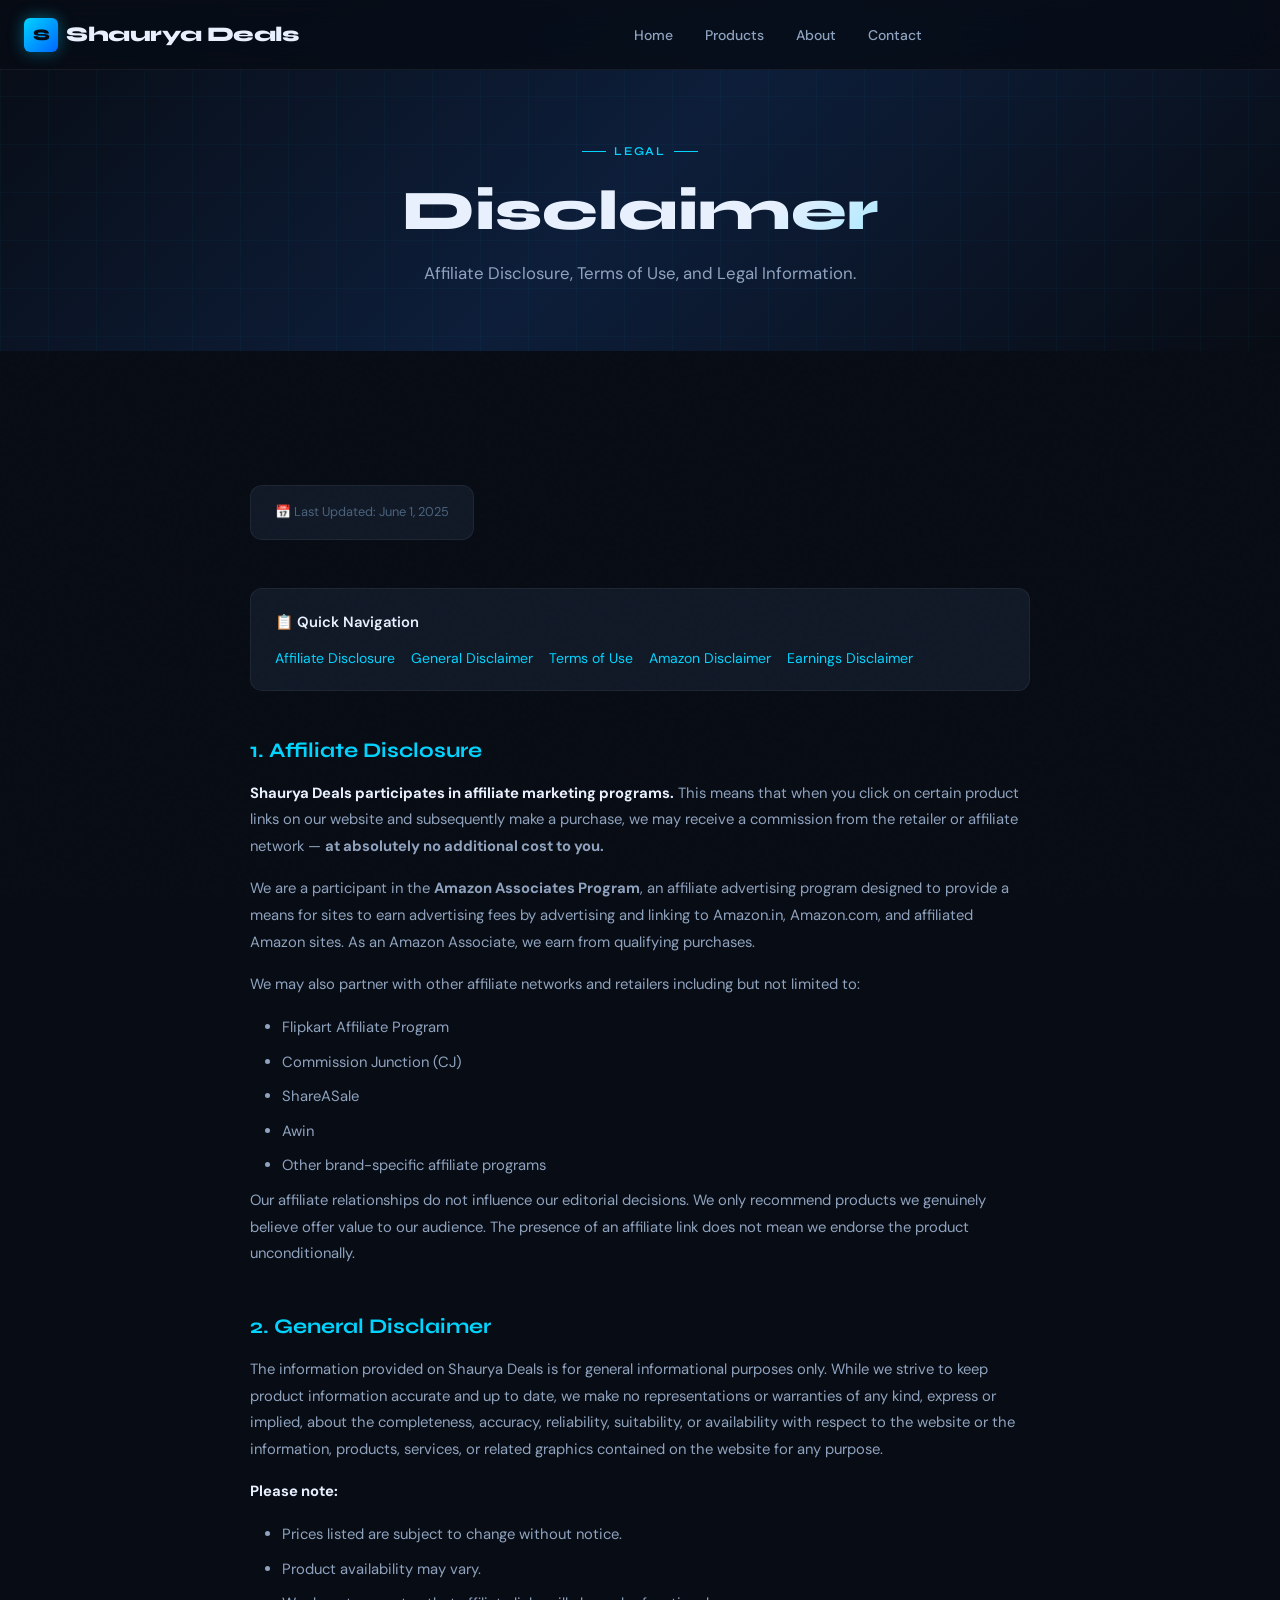
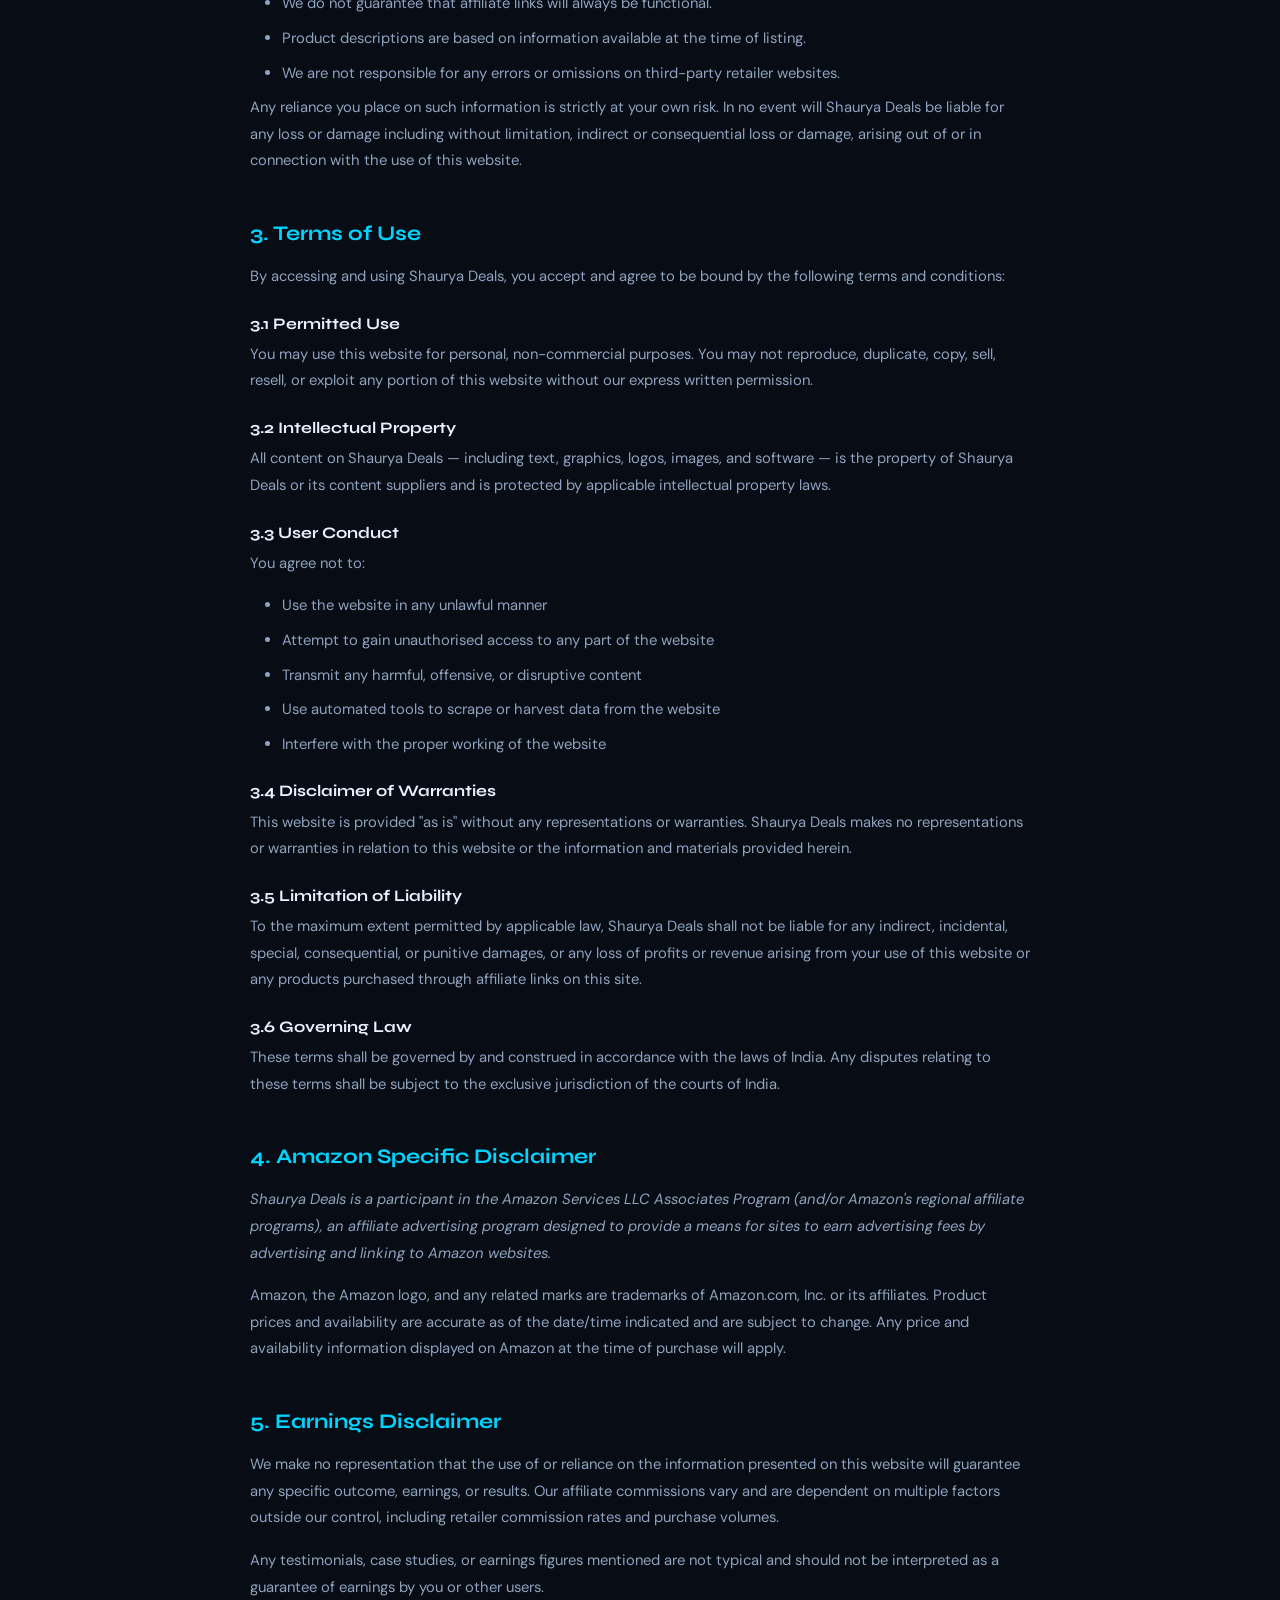
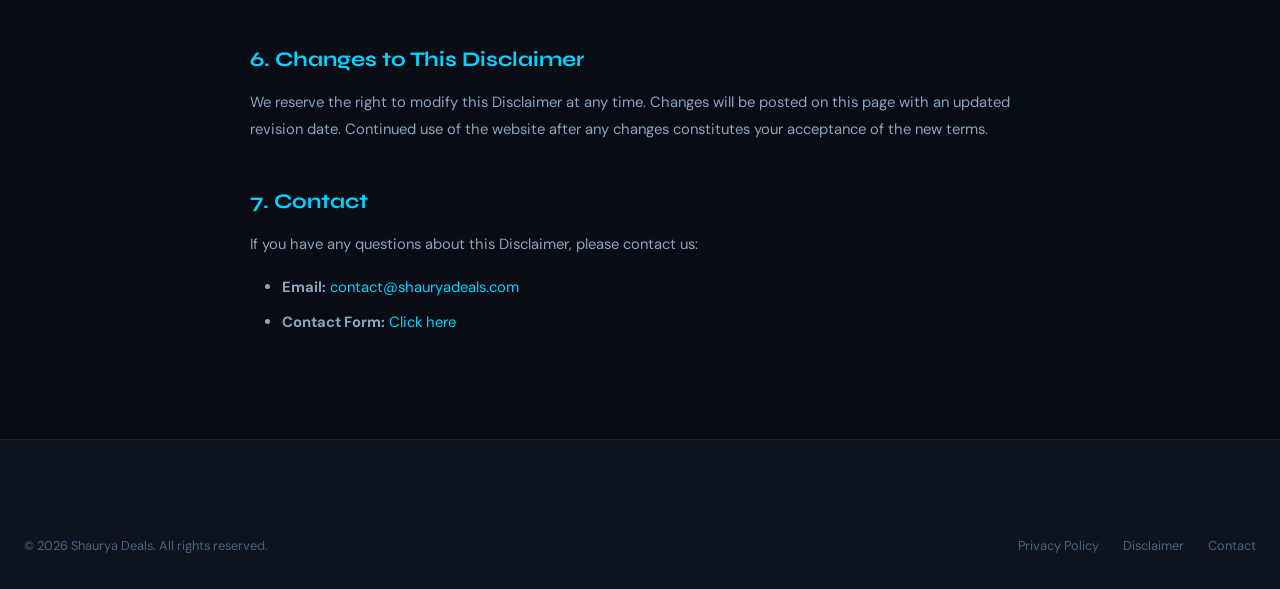
<file: disclaimer.html>
<!DOCTYPE html>
<html lang="en">
<head>
  <meta charset="UTF-8" />
  <meta name="viewport" content="width=device-width, initial-scale=1.0" />
  <title>Disclaimer & Affiliate Disclosure — Shaurya Deals</title>
  <meta name="description" content="Read the Shaurya Deals Disclaimer, Affiliate Disclosure, and Terms of Use." />
  <meta name="robots" content="index, follow" />
  <link rel="canonical" href="https://shauryababuu.github.io/Shaurya-Deals/disclaimer.html" />
  <link rel="stylesheet" href="style.css" />
  <link rel="icon" type="image/svg+xml" href="data:image/svg+xml,<svg xmlns='http://www.w3.org/2000/svg' viewBox='0 0 100 100'><text y='.9em' font-size='90'>⚡</text></svg>" />
</head>
<body>

<nav class="navbar" id="navbar">
  <div class="container">
    <a href="index.html" class="nav-logo"><div class="logo-icon">S</div>Shaurya Deals</a>
    <ul class="nav-links">
      <li><a href="index.html"    class="nav-link">Home</a></li>
      <li><a href="products.html" class="nav-link">Products</a></li>
      <li><a href="about.html"    class="nav-link">About</a></li>
      <li><a href="contact.html"  class="nav-link">Contact</a></li>
    </ul>
    <div class="nav-actions">
      <button class="nav-hamburger" id="nav-hamburger" aria-label="Toggle menu" aria-expanded="false">
        <span></span><span></span><span></span>
      </button>
    </div>
  </div>
</nav>
<div class="nav-mobile" id="nav-mobile">
  <a href="index.html"    class="nav-link">🏠 Home</a>
  <a href="products.html" class="nav-link">🛍️ Products</a>
  <a href="about.html"    class="nav-link">ℹ️ About</a>
  <a href="contact.html"  class="nav-link">📬 Contact</a>
</div>

<header class="page-header">
  <div class="container page-header-content">
    <div class="section-label">Legal</div>
    <h1 class="page-title">Disclaimer</h1>
    <p class="page-subtitle">Affiliate Disclosure, Terms of Use, and Legal Information.</p>
  </div>
</header>

<main class="legal-page">
  <div class="container">
    <div class="legal-content">

      <span class="legal-last-updated">📅 Last Updated: June 1, 2025</span>

      <!-- Quick Navigation -->
      <div style="background:var(--bg-card);border:1px solid var(--border-card);border-radius:var(--radius-md);padding:1.25rem 1.5rem;margin-bottom:2rem">
        <p style="font-weight:600;color:var(--text-primary);margin-bottom:.75rem">📋 Quick Navigation</p>
        <div style="display:flex;gap:1rem;flex-wrap:wrap">
          <a href="#affiliate" style="font-size:.875rem">Affiliate Disclosure</a>
          <a href="#disclaimer" style="font-size:.875rem">General Disclaimer</a>
          <a href="#terms" style="font-size:.875rem">Terms of Use</a>
          <a href="#amazon" style="font-size:.875rem">Amazon Disclaimer</a>
          <a href="#earnings" style="font-size:.875rem">Earnings Disclaimer</a>
        </div>
      </div>

      <!-- Affiliate Disclosure -->
      <h2 id="affiliate">1. Affiliate Disclosure</h2>
      <p>
        <strong style="color:var(--text-primary)">Shaurya Deals participates in affiliate marketing programs.</strong>
        This means that when you click on certain product links on our website and subsequently make a purchase,
        we may receive a commission from the retailer or affiliate network — <strong>at absolutely no additional cost to you.</strong>
      </p>
      <p>
        We are a participant in the <strong>Amazon Associates Program</strong>, an affiliate advertising program
        designed to provide a means for sites to earn advertising fees by advertising and linking to Amazon.in,
        Amazon.com, and affiliated Amazon sites. As an Amazon Associate, we earn from qualifying purchases.
      </p>
      <p>We may also partner with other affiliate networks and retailers including but not limited to:</p>
      <ul>
        <li>Flipkart Affiliate Program</li>
        <li>Commission Junction (CJ)</li>
        <li>ShareASale</li>
        <li>Awin</li>
        <li>Other brand-specific affiliate programs</li>
      </ul>
      <p>
        Our affiliate relationships do not influence our editorial decisions. We only recommend products we
        genuinely believe offer value to our audience. The presence of an affiliate link does not mean we
        endorse the product unconditionally.
      </p>

      <!-- General Disclaimer -->
      <h2 id="disclaimer">2. General Disclaimer</h2>
      <p>
        The information provided on Shaurya Deals is for general informational purposes only. While we strive
        to keep product information accurate and up to date, we make no representations or warranties of any
        kind, express or implied, about the completeness, accuracy, reliability, suitability, or availability
        with respect to the website or the information, products, services, or related graphics contained on
        the website for any purpose.
      </p>
      <p><strong style="color:var(--text-primary)">Please note:</strong></p>
      <ul>
        <li>Prices listed are subject to change without notice.</li>
        <li>Product availability may vary.</li>
        <li>We do not guarantee that affiliate links will always be functional.</li>
        <li>Product descriptions are based on information available at the time of listing.</li>
        <li>We are not responsible for any errors or omissions on third-party retailer websites.</li>
      </ul>
      <p>
        Any reliance you place on such information is strictly at your own risk. In no event will Shaurya Deals
        be liable for any loss or damage including without limitation, indirect or consequential loss or damage,
        arising out of or in connection with the use of this website.
      </p>

      <!-- Terms of Use -->
      <h2 id="terms">3. Terms of Use</h2>
      <p>
        By accessing and using Shaurya Deals, you accept and agree to be bound by the following terms and conditions:
      </p>

      <h3>3.1 Permitted Use</h3>
      <p>
        You may use this website for personal, non-commercial purposes. You may not reproduce, duplicate, copy,
        sell, resell, or exploit any portion of this website without our express written permission.
      </p>

      <h3>3.2 Intellectual Property</h3>
      <p>
        All content on Shaurya Deals — including text, graphics, logos, images, and software — is the property
        of Shaurya Deals or its content suppliers and is protected by applicable intellectual property laws.
      </p>

      <h3>3.3 User Conduct</h3>
      <p>You agree not to:</p>
      <ul>
        <li>Use the website in any unlawful manner</li>
        <li>Attempt to gain unauthorised access to any part of the website</li>
        <li>Transmit any harmful, offensive, or disruptive content</li>
        <li>Use automated tools to scrape or harvest data from the website</li>
        <li>Interfere with the proper working of the website</li>
      </ul>

      <h3>3.4 Disclaimer of Warranties</h3>
      <p>
        This website is provided "as is" without any representations or warranties. Shaurya Deals makes no
        representations or warranties in relation to this website or the information and materials provided herein.
      </p>

      <h3>3.5 Limitation of Liability</h3>
      <p>
        To the maximum extent permitted by applicable law, Shaurya Deals shall not be liable for any indirect,
        incidental, special, consequential, or punitive damages, or any loss of profits or revenue arising
        from your use of this website or any products purchased through affiliate links on this site.
      </p>

      <h3>3.6 Governing Law</h3>
      <p>
        These terms shall be governed by and construed in accordance with the laws of India. Any disputes
        relating to these terms shall be subject to the exclusive jurisdiction of the courts of India.
      </p>

      <!-- Amazon Specific -->
      <h2 id="amazon">4. Amazon Specific Disclaimer</h2>
      <p>
        <em>Shaurya Deals is a participant in the Amazon Services LLC Associates Program (and/or Amazon's
        regional affiliate programs), an affiliate advertising program designed to provide a means for sites
        to earn advertising fees by advertising and linking to Amazon websites.</em>
      </p>
      <p>
        Amazon, the Amazon logo, and any related marks are trademarks of Amazon.com, Inc. or its affiliates.
        Product prices and availability are accurate as of the date/time indicated and are subject to change.
        Any price and availability information displayed on Amazon at the time of purchase will apply.
      </p>

      <!-- Earnings Disclaimer -->
      <h2 id="earnings">5. Earnings Disclaimer</h2>
      <p>
        We make no representation that the use of or reliance on the information presented on this website
        will guarantee any specific outcome, earnings, or results. Our affiliate commissions vary and are
        dependent on multiple factors outside our control, including retailer commission rates and purchase volumes.
      </p>
      <p>
        Any testimonials, case studies, or earnings figures mentioned are not typical and should not be
        interpreted as a guarantee of earnings by you or other users.
      </p>

      <!-- Changes -->
      <h2>6. Changes to This Disclaimer</h2>
      <p>
        We reserve the right to modify this Disclaimer at any time. Changes will be posted on this page with
        an updated revision date. Continued use of the website after any changes constitutes your acceptance
        of the new terms.
      </p>

      <!-- Contact -->
      <h2>7. Contact</h2>
      <p>
        If you have any questions about this Disclaimer, please contact us:
      </p>
      <ul>
        <li><strong>Email:</strong> <a href="mailto:contact@shauryadeals.com">contact@shauryadeals.com</a></li>
        <li><strong>Contact Form:</strong> <a href="contact.html">Click here</a></li>
      </ul>

    </div>
  </div>
</main>

<footer class="footer">
  <div class="container">
    <div class="footer-bottom" style="border-top:none;padding-top:0">
      <p class="footer-copyright">© <span id="year"></span> Shaurya Deals. All rights reserved.</p>
      <div class="footer-legal-links">
        <a href="privacy-policy.html">Privacy Policy</a>
        <a href="disclaimer.html">Disclaimer</a>
        <a href="contact.html">Contact</a>
      </div>
    </div>
  </div>
</footer>

<button class="scroll-top" id="scroll-top" aria-label="Scroll to top">↑</button>
<script src="script.js"></script>
<script>document.getElementById("year").textContent = new Date().getFullYear();</script>
</body>
</html>
</file>
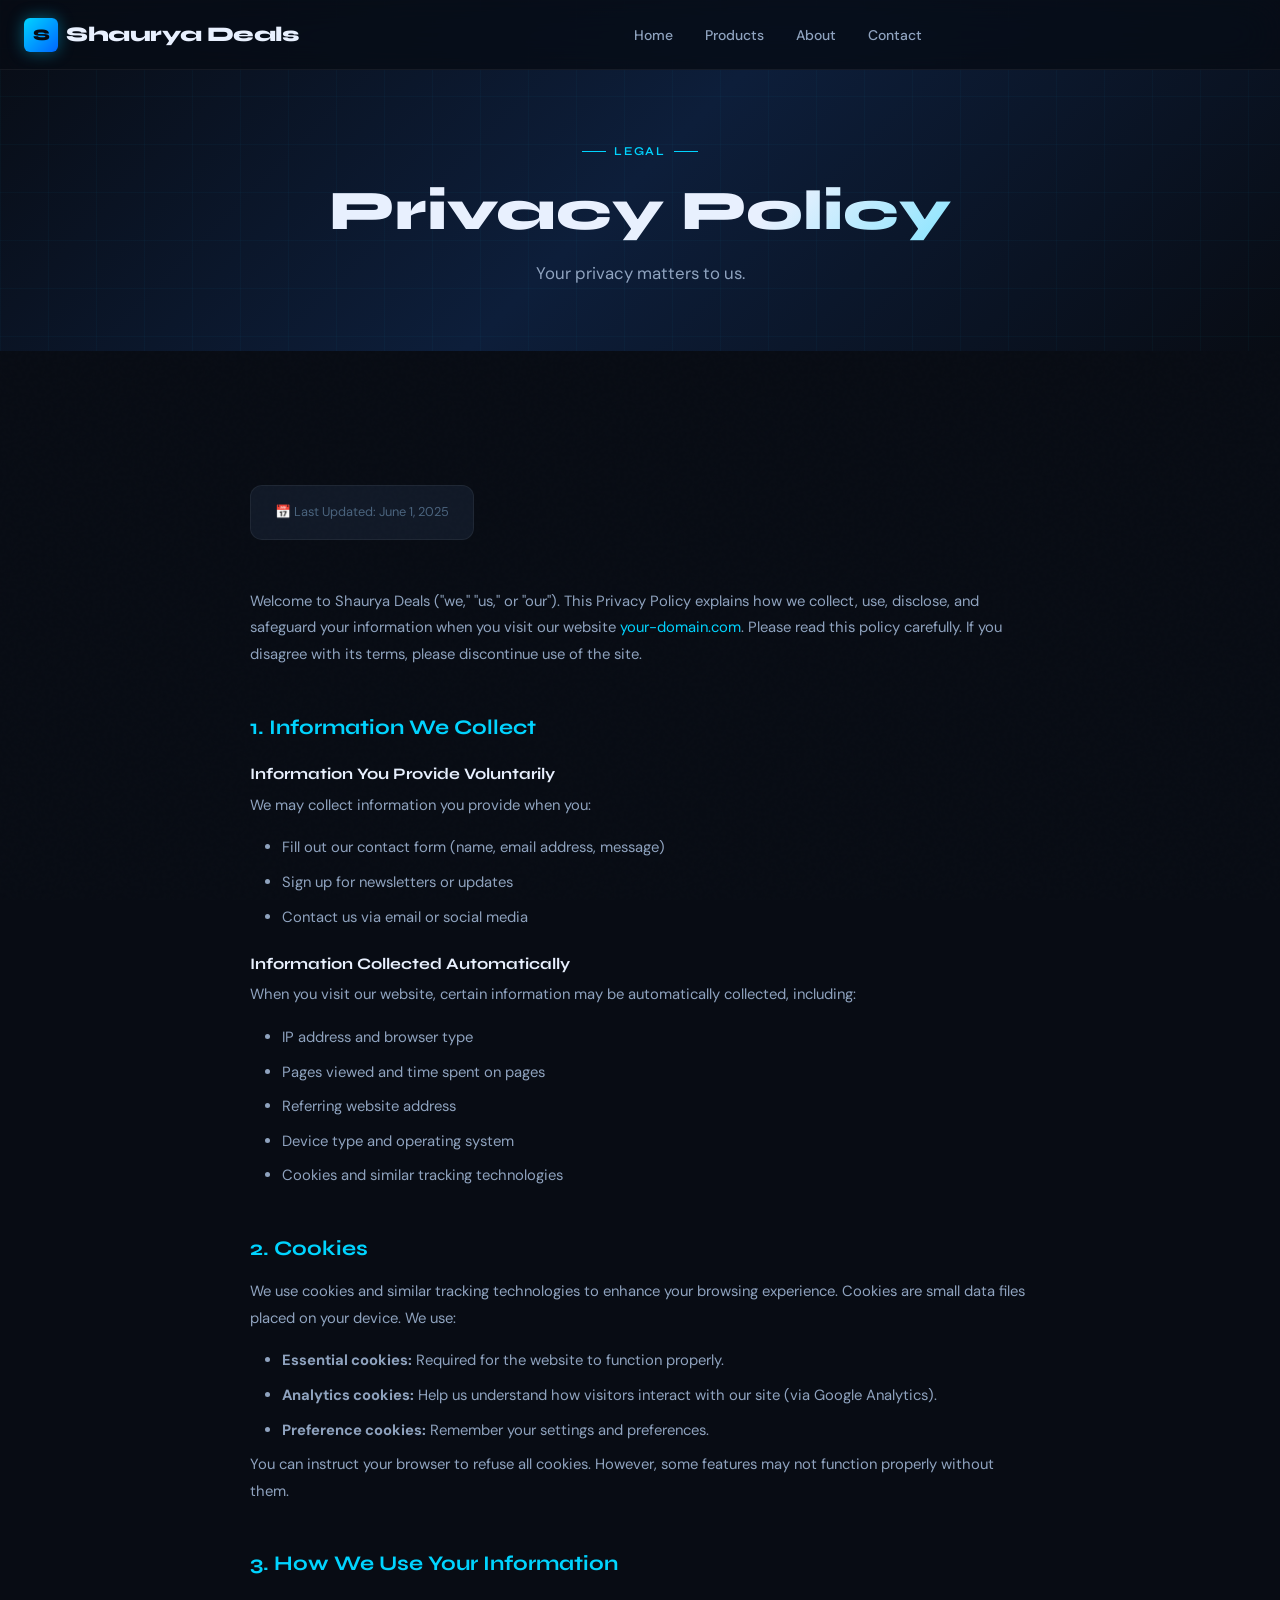
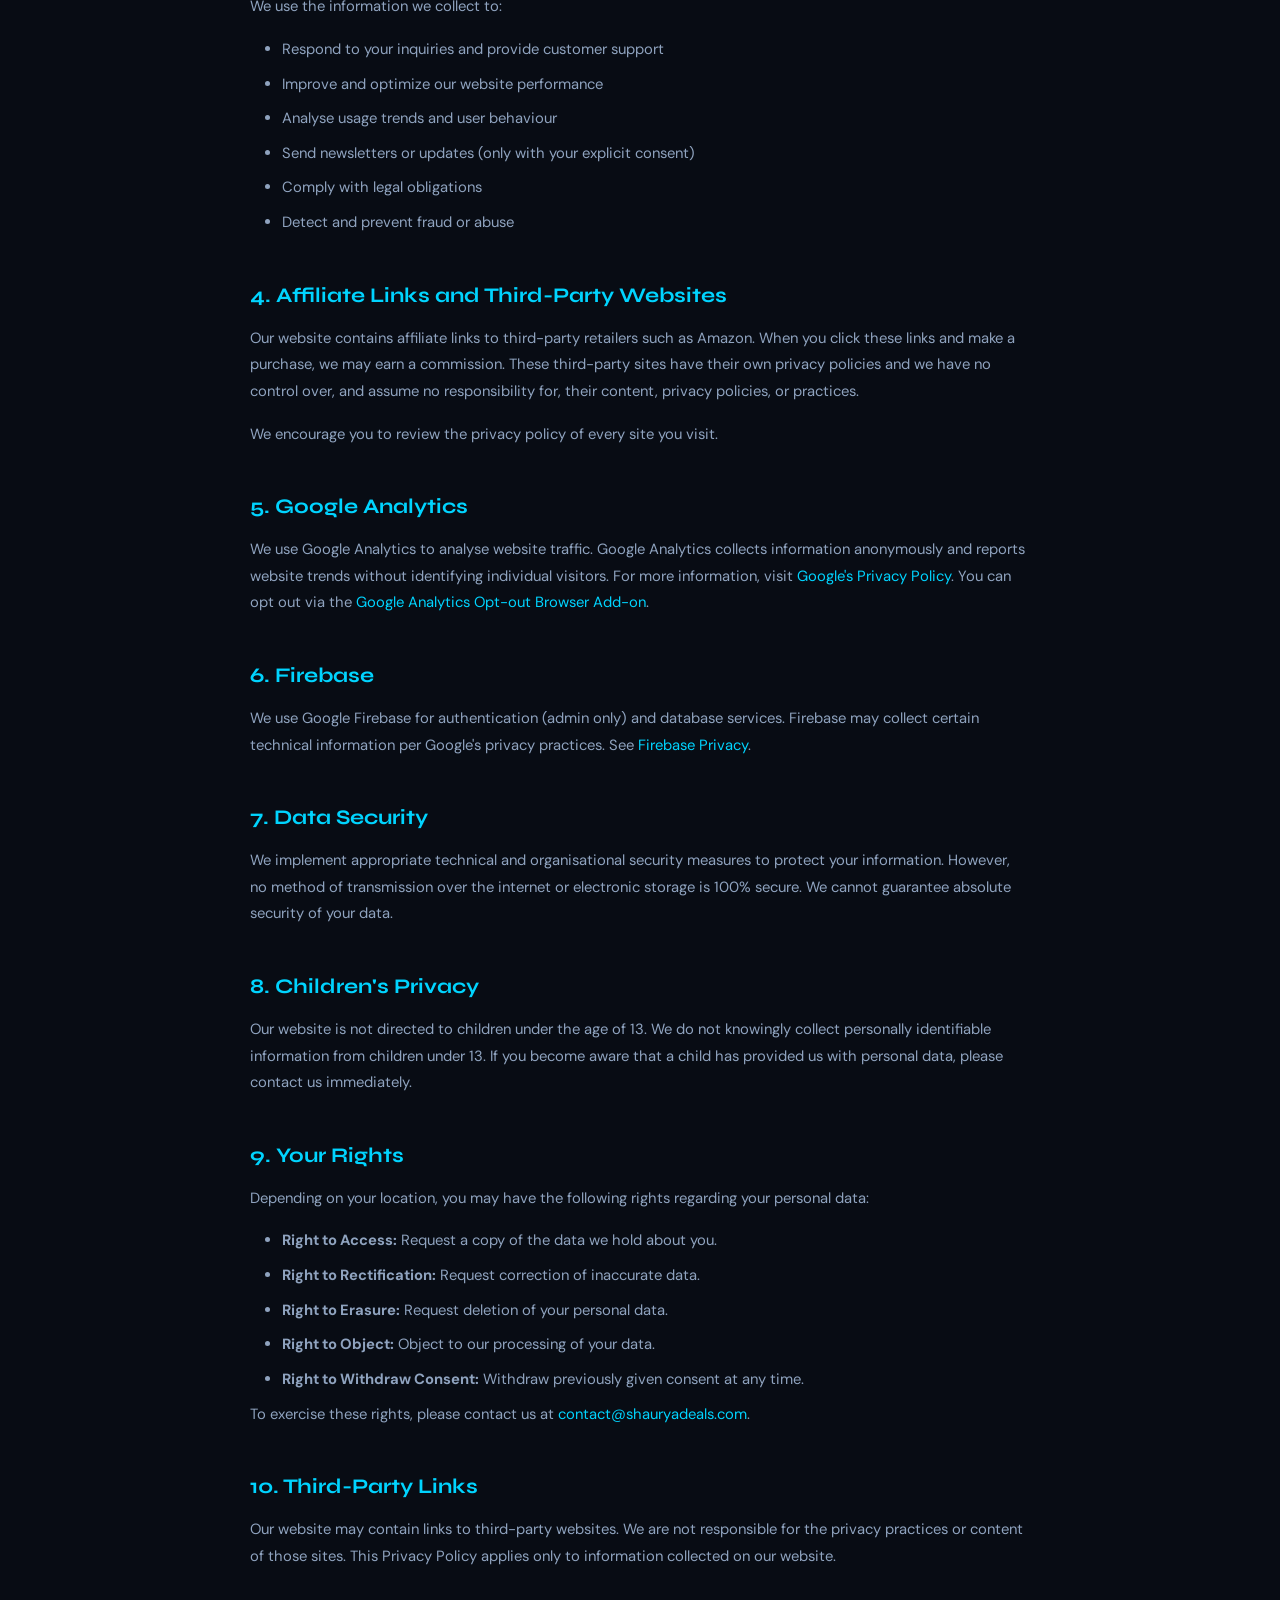
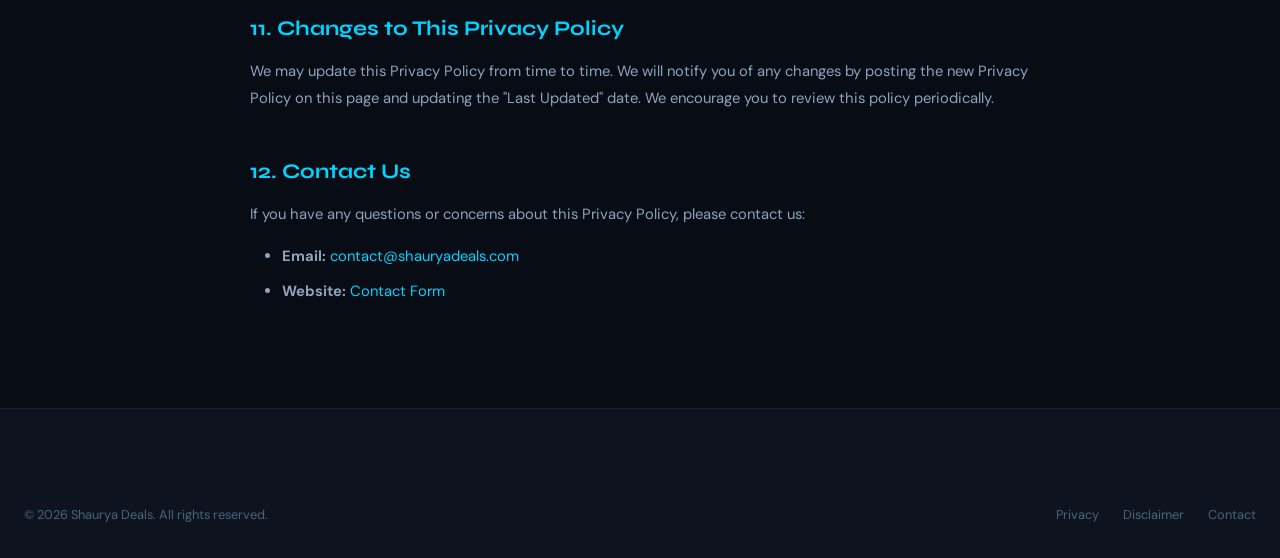
<file: privacy-policy.html>
<!DOCTYPE html>
<html lang="en">
<head>
  <meta charset="UTF-8" />
  <meta name="viewport" content="width=device-width, initial-scale=1.0" />
  <title>Privacy Policy — Shaurya Deals</title>
  <meta name="description" content="Read the Shaurya Deals Privacy Policy to understand how we collect, use, and protect your information." />
  <meta name="robots" content="index, follow" />
  <link rel="canonical" href="https://shauryababuu.github.io/Shaurya-Deals/privacy-policy.html" />
  <link rel="stylesheet" href="style.css" />
  <link rel="icon" type="image/svg+xml" href="data:image/svg+xml,<svg xmlns='http://www.w3.org/2000/svg' viewBox='0 0 100 100'><text y='.9em' font-size='90'>⚡</text></svg>" />
</head>
<body>

<nav class="navbar" id="navbar">
  <div class="container">
    <a href="index.html" class="nav-logo"><div class="logo-icon">S</div>Shaurya Deals</a>
    <ul class="nav-links">
      <li><a href="index.html"    class="nav-link">Home</a></li>
      <li><a href="products.html" class="nav-link">Products</a></li>
      <li><a href="about.html"    class="nav-link">About</a></li>
      <li><a href="contact.html"  class="nav-link">Contact</a></li>
    </ul>
    <div class="nav-actions">
      <button class="nav-hamburger" id="nav-hamburger" aria-label="Toggle menu" aria-expanded="false">
        <span></span><span></span><span></span>
      </button>
    </div>
  </div>
</nav>
<div class="nav-mobile" id="nav-mobile">
  <a href="index.html"    class="nav-link">🏠 Home</a>
  <a href="products.html" class="nav-link">🛍️ Products</a>
  <a href="about.html"    class="nav-link">ℹ️ About</a>
  <a href="contact.html"  class="nav-link">📬 Contact</a>
</div>

<header class="page-header">
  <div class="container page-header-content">
    <div class="section-label">Legal</div>
    <h1 class="page-title">Privacy Policy</h1>
    <p class="page-subtitle">Your privacy matters to us.</p>
  </div>
</header>

<main class="legal-page">
  <div class="container">
    <div class="legal-content">

      <span class="legal-last-updated">📅 Last Updated: June 1, 2025</span>

      <p>
        Welcome to Shaurya Deals ("we," "us," or "our"). This Privacy Policy explains how we collect,
        use, disclose, and safeguard your information when you visit our website
        <a href="https://your-domain.com">your-domain.com</a>.
        Please read this policy carefully. If you disagree with its terms, please discontinue use of the site.
      </p>

      <h2>1. Information We Collect</h2>
      <h3>Information You Provide Voluntarily</h3>
      <p>We may collect information you provide when you:</p>
      <ul>
        <li>Fill out our contact form (name, email address, message)</li>
        <li>Sign up for newsletters or updates</li>
        <li>Contact us via email or social media</li>
      </ul>

      <h3>Information Collected Automatically</h3>
      <p>When you visit our website, certain information may be automatically collected, including:</p>
      <ul>
        <li>IP address and browser type</li>
        <li>Pages viewed and time spent on pages</li>
        <li>Referring website address</li>
        <li>Device type and operating system</li>
        <li>Cookies and similar tracking technologies</li>
      </ul>

      <h2>2. Cookies</h2>
      <p>
        We use cookies and similar tracking technologies to enhance your browsing experience.
        Cookies are small data files placed on your device. We use:
      </p>
      <ul>
        <li><strong>Essential cookies:</strong> Required for the website to function properly.</li>
        <li><strong>Analytics cookies:</strong> Help us understand how visitors interact with our site (via Google Analytics).</li>
        <li><strong>Preference cookies:</strong> Remember your settings and preferences.</li>
      </ul>
      <p>You can instruct your browser to refuse all cookies. However, some features may not function properly without them.</p>

      <h2>3. How We Use Your Information</h2>
      <p>We use the information we collect to:</p>
      <ul>
        <li>Respond to your inquiries and provide customer support</li>
        <li>Improve and optimize our website performance</li>
        <li>Analyse usage trends and user behaviour</li>
        <li>Send newsletters or updates (only with your explicit consent)</li>
        <li>Comply with legal obligations</li>
        <li>Detect and prevent fraud or abuse</li>
      </ul>

      <h2>4. Affiliate Links and Third-Party Websites</h2>
      <p>
        Our website contains affiliate links to third-party retailers such as Amazon. When you click these links
        and make a purchase, we may earn a commission. These third-party sites have their own privacy policies
        and we have no control over, and assume no responsibility for, their content, privacy policies, or practices.
      </p>
      <p>We encourage you to review the privacy policy of every site you visit.</p>

      <h2>5. Google Analytics</h2>
      <p>
        We use Google Analytics to analyse website traffic. Google Analytics collects information anonymously
        and reports website trends without identifying individual visitors. For more information, visit
        <a href="https://policies.google.com/privacy" target="_blank" rel="noopener">Google's Privacy Policy</a>.
        You can opt out via the
        <a href="https://tools.google.com/dlpage/gaoptout" target="_blank" rel="noopener">Google Analytics Opt-out Browser Add-on</a>.
      </p>

      <h2>6. Firebase</h2>
      <p>
        We use Google Firebase for authentication (admin only) and database services. Firebase may collect
        certain technical information per Google's privacy practices.
        See <a href="https://firebase.google.com/support/privacy" target="_blank" rel="noopener">Firebase Privacy</a>.
      </p>

      <h2>7. Data Security</h2>
      <p>
        We implement appropriate technical and organisational security measures to protect your information.
        However, no method of transmission over the internet or electronic storage is 100% secure.
        We cannot guarantee absolute security of your data.
      </p>

      <h2>8. Children's Privacy</h2>
      <p>
        Our website is not directed to children under the age of 13. We do not knowingly collect personally
        identifiable information from children under 13. If you become aware that a child has provided us with
        personal data, please contact us immediately.
      </p>

      <h2>9. Your Rights</h2>
      <p>Depending on your location, you may have the following rights regarding your personal data:</p>
      <ul>
        <li><strong>Right to Access:</strong> Request a copy of the data we hold about you.</li>
        <li><strong>Right to Rectification:</strong> Request correction of inaccurate data.</li>
        <li><strong>Right to Erasure:</strong> Request deletion of your personal data.</li>
        <li><strong>Right to Object:</strong> Object to our processing of your data.</li>
        <li><strong>Right to Withdraw Consent:</strong> Withdraw previously given consent at any time.</li>
      </ul>
      <p>To exercise these rights, please contact us at <a href="mailto:contact@shauryadeals.com">contact@shauryadeals.com</a>.</p>

      <h2>10. Third-Party Links</h2>
      <p>
        Our website may contain links to third-party websites. We are not responsible for the privacy practices
        or content of those sites. This Privacy Policy applies only to information collected on our website.
      </p>

      <h2>11. Changes to This Privacy Policy</h2>
      <p>
        We may update this Privacy Policy from time to time. We will notify you of any changes by posting
        the new Privacy Policy on this page and updating the "Last Updated" date. We encourage you to
        review this policy periodically.
      </p>

      <h2>12. Contact Us</h2>
      <p>
        If you have any questions or concerns about this Privacy Policy, please contact us:
      </p>
      <ul>
        <li><strong>Email:</strong> <a href="mailto:contact@shauryadeals.com">contact@shauryadeals.com</a></li>
        <li><strong>Website:</strong> <a href="contact.html">Contact Form</a></li>
      </ul>

    </div>
  </div>
</main>

<footer class="footer">
  <div class="container">
    <div class="footer-bottom" style="border-top:none;padding-top:0">
      <p class="footer-copyright">© <span id="year"></span> Shaurya Deals. All rights reserved.</p>
      <div class="footer-legal-links">
        <a href="privacy-policy.html">Privacy</a>
        <a href="disclaimer.html">Disclaimer</a>
        <a href="contact.html">Contact</a>
      </div>
    </div>
  </div>
</footer>

<button class="scroll-top" id="scroll-top" aria-label="Scroll to top">↑</button>
<script src="script.js"></script>
<script>document.getElementById("year").textContent = new Date().getFullYear();</script>
</body>
</html>
</file>
<file: style.css>
/* ============================================================
   style.css — Shaurya Deals
   Premium Dark Cyber-Tech Theme
   ============================================================ */

/* ── Google Fonts ── */
@import url('https://fonts.googleapis.com/css2?family=Syne:wght@400;500;600;700;800&family=DM+Sans:ital,opsz,wght@0,9..40,300;0,9..40,400;0,9..40,500;0,9..40,600;1,9..40,300&display=swap');

/* ── Design Tokens ── */
:root {
  /* Colors */
  --bg-primary:    #080c14;
  --bg-secondary:  #0d1420;
  --bg-card:       #111927;
  --bg-elevated:   #162033;
  --bg-glass:      rgba(13, 20, 32, 0.75);

  --accent-cyan:   #00d4ff;
  --accent-blue:   #0066ff;
  --accent-purple: #7c3aed;
  --accent-green:  #00ff88;
  --accent-orange: #ff6b00;
  --accent-red:    #ff3b5c;

  --text-primary:   #e8f0fe;
  --text-secondary: #8fa3bf;
  --text-muted:     #4a637d;
  --text-inverse:   #080c14;

  --border-subtle:  rgba(0, 212, 255, 0.1);
  --border-glow:    rgba(0, 212, 255, 0.35);
  --border-card:    rgba(255, 255, 255, 0.06);

  /* Gradients */
  --grad-hero:   linear-gradient(135deg, #080c14 0%, #0d1e3a 50%, #080c14 100%);
  --grad-accent: linear-gradient(135deg, var(--accent-cyan), var(--accent-blue));
  --grad-card:   linear-gradient(145deg, #111927, #0d1420);
  --grad-purple: linear-gradient(135deg, var(--accent-purple), var(--accent-blue));

  /* Typography */
  --font-display: 'Syne', sans-serif;
  --font-body:    'DM Sans', sans-serif;

  /* Spacing */
  --space-xs:  0.25rem;
  --space-sm:  0.5rem;
  --space-md:  1rem;
  --space-lg:  1.5rem;
  --space-xl:  2rem;
  --space-2xl: 3rem;
  --space-3xl: 4rem;
  --space-4xl: 6rem;

  /* Radius */
  --radius-sm:   6px;
  --radius-md:   12px;
  --radius-lg:   18px;
  --radius-xl:   24px;
  --radius-full: 9999px;

  /* Shadows */
  --shadow-sm:   0 1px 3px rgba(0,0,0,0.4);
  --shadow-md:   0 4px 16px rgba(0,0,0,0.5);
  --shadow-lg:   0 8px 32px rgba(0,0,0,0.6);
  --shadow-glow: 0 0 24px rgba(0, 212, 255, 0.2);
  --shadow-card: 0 4px 24px rgba(0,0,0,0.5), 0 0 0 1px var(--border-card);

  /* Transitions */
  --ease-out: cubic-bezier(0.16, 1, 0.3, 1);
  --ease-in:  cubic-bezier(0.4, 0, 1, 1);
  --dur-fast: 150ms;
  --dur-mid:  280ms;
  --dur-slow: 500ms;

  /* Layout */
  --max-width:    1280px;
  --nav-height:   70px;
}

/* ── Reset & Base ── */
*, *::before, *::after {
  box-sizing: border-box;
  margin: 0;
  padding: 0;
}

html {
  scroll-behavior: smooth;
  -webkit-text-size-adjust: 100%;
}

body {
  font-family: var(--font-body);
  background: var(--bg-primary);
  color: var(--text-primary);
  line-height: 1.6;
  font-size: 1rem;
  overflow-x: hidden;
  min-height: 100vh;
}

/* Noise texture overlay */
body::before {
  content: '';
  position: fixed;
  inset: 0;
  background-image: url("data:image/svg+xml,%3Csvg viewBox='0 0 256 256' xmlns='http://www.w3.org/2000/svg'%3E%3Cfilter id='noise'%3E%3CfeTurbulence type='fractalNoise' baseFrequency='0.9' numOctaves='4' stitchTiles='stitch'/%3E%3C/filter%3E%3Crect width='100%25' height='100%25' filter='url(%23noise)' opacity='0.03'/%3E%3C/svg%3E");
  pointer-events: none;
  z-index: 0;
  opacity: 0.4;
}

img {
  max-width: 100%;
  height: auto;
  display: block;
}

a {
  color: var(--accent-cyan);
  text-decoration: none;
  transition: color var(--dur-fast) ease;
}

a:hover { color: var(--text-primary); }

ul { list-style: none; }

button {
  font-family: var(--font-body);
  cursor: pointer;
  border: none;
  background: none;
}

input, textarea, select {
  font-family: var(--font-body);
  font-size: 1rem;
}

h1, h2, h3, h4, h5, h6 {
  font-family: var(--font-display);
  font-weight: 700;
  line-height: 1.2;
  color: var(--text-primary);
}

/* ── Utility Classes ── */
.container {
  max-width: var(--max-width);
  margin: 0 auto;
  padding: 0 var(--space-lg);
}

.section {
  padding: var(--space-4xl) 0;
  position: relative;
  z-index: 1;
}

.section-header {
  text-align: center;
  margin-bottom: var(--space-3xl);
}

.section-label {
  display: inline-flex;
  align-items: center;
  gap: var(--space-sm);
  font-family: var(--font-display);
  font-size: 0.75rem;
  font-weight: 600;
  letter-spacing: 0.15em;
  text-transform: uppercase;
  color: var(--accent-cyan);
  margin-bottom: var(--space-md);
}

.section-label::before,
.section-label::after {
  content: '';
  display: block;
  width: 24px;
  height: 1px;
  background: var(--accent-cyan);
}

.section-title {
  font-size: clamp(1.75rem, 4vw, 2.75rem);
  font-weight: 800;
  margin-bottom: var(--space-md);
  background: linear-gradient(135deg, var(--text-primary) 60%, var(--accent-cyan));
  -webkit-background-clip: text;
  -webkit-text-fill-color: transparent;
  background-clip: text;
}

.section-sub {
  font-size: 1.05rem;
  color: var(--text-secondary);
  max-width: 540px;
  margin: 0 auto;
}

/* Buttons */
.btn {
  display: inline-flex;
  align-items: center;
  gap: var(--space-sm);
  padding: 0.75rem 1.75rem;
  border-radius: var(--radius-full);
  font-family: var(--font-display);
  font-size: 0.9rem;
  font-weight: 600;
  letter-spacing: 0.02em;
  transition: all var(--dur-mid) var(--ease-out);
  position: relative;
  overflow: hidden;
  white-space: nowrap;
}

.btn::before {
  content: '';
  position: absolute;
  inset: 0;
  background: linear-gradient(135deg, rgba(255,255,255,0.12), transparent);
  opacity: 0;
  transition: opacity var(--dur-fast) ease;
}

.btn:hover::before { opacity: 1; }

.btn-primary {
  background: var(--grad-accent);
  color: var(--text-inverse);
  box-shadow: 0 4px 20px rgba(0, 212, 255, 0.35);
}

.btn-primary:hover {
  transform: translateY(-2px);
  box-shadow: 0 8px 32px rgba(0, 212, 255, 0.5);
  color: var(--text-inverse);
}

.btn-secondary {
  background: transparent;
  color: var(--text-primary);
  border: 1px solid var(--border-glow);
  backdrop-filter: blur(8px);
}

.btn-secondary:hover {
  background: rgba(0, 212, 255, 0.08);
  border-color: var(--accent-cyan);
  color: var(--accent-cyan);
  transform: translateY(-2px);
}

.btn-ghost {
  background: transparent;
  color: var(--text-secondary);
  border: 1px solid var(--border-card);
}

.btn-ghost:hover {
  color: var(--text-primary);
  border-color: var(--border-subtle);
}

.btn-danger {
  background: rgba(255, 59, 92, 0.15);
  color: var(--accent-red);
  border: 1px solid rgba(255, 59, 92, 0.3);
}

.btn-danger:hover {
  background: rgba(255, 59, 92, 0.25);
  box-shadow: 0 0 16px rgba(255, 59, 92, 0.2);
}

.btn-sm { padding: 0.5rem 1rem; font-size: 0.8rem; }
.btn-lg { padding: 1rem 2.5rem; font-size: 1rem; }
.btn-full { width: 100%; justify-content: center; }

/* Badges */
.badge {
  display: inline-flex;
  align-items: center;
  gap: 4px;
  padding: 3px 10px;
  border-radius: var(--radius-full);
  font-size: 0.7rem;
  font-weight: 600;
  letter-spacing: 0.06em;
  text-transform: uppercase;
}

.badge-featured {
  background: rgba(0, 212, 255, 0.15);
  color: var(--accent-cyan);
  border: 1px solid rgba(0, 212, 255, 0.3);
}

.badge-new {
  background: rgba(0, 255, 136, 0.15);
  color: var(--accent-green);
  border: 1px solid rgba(0, 255, 136, 0.3);
}

.badge-hot {
  background: rgba(255, 107, 0, 0.15);
  color: var(--accent-orange);
  border: 1px solid rgba(255, 107, 0, 0.3);
}

/* Cards */
.card {
  background: var(--grad-card);
  border: 1px solid var(--border-card);
  border-radius: var(--radius-lg);
  box-shadow: var(--shadow-card);
  transition: transform var(--dur-mid) var(--ease-out),
              box-shadow var(--dur-mid) var(--ease-out),
              border-color var(--dur-mid) ease;
  position: relative;
  overflow: hidden;
}

.card:hover {
  transform: translateY(-4px);
  box-shadow: 0 12px 40px rgba(0,0,0,0.6), 0 0 0 1px var(--border-subtle), var(--shadow-glow);
  border-color: var(--border-subtle);
}

/* Inputs */
.input-group {
  display: flex;
  flex-direction: column;
  gap: var(--space-xs);
}

.input-label {
  font-size: 0.85rem;
  font-weight: 500;
  color: var(--text-secondary);
  font-family: var(--font-display);
  letter-spacing: 0.03em;
}

.input-field {
  background: var(--bg-elevated);
  border: 1px solid var(--border-card);
  border-radius: var(--radius-md);
  color: var(--text-primary);
  padding: 0.75rem 1rem;
  transition: border-color var(--dur-fast) ease, box-shadow var(--dur-fast) ease;
  outline: none;
  width: 100%;
}

.input-field:focus {
  border-color: var(--accent-cyan);
  box-shadow: 0 0 0 3px rgba(0, 212, 255, 0.12);
}

.input-field::placeholder { color: var(--text-muted); }

.input-field option { background: var(--bg-card); }

textarea.input-field {
  resize: vertical;
  min-height: 120px;
}

/* Loading Spinner */
.spinner {
  width: 40px;
  height: 40px;
  border: 3px solid var(--border-card);
  border-top-color: var(--accent-cyan);
  border-radius: 50%;
  animation: spin 0.8s linear infinite;
  margin: 0 auto;
}

.loading-state {
  display: flex;
  flex-direction: column;
  align-items: center;
  gap: var(--space-md);
  padding: var(--space-3xl);
  color: var(--text-secondary);
}

.empty-state {
  text-align: center;
  padding: var(--space-4xl) var(--space-xl);
  color: var(--text-secondary);
}

.empty-state .empty-icon {
  font-size: 3rem;
  margin-bottom: var(--space-md);
  opacity: 0.4;
}

/* Grid */
.products-grid {
  display: grid;
  grid-template-columns: repeat(auto-fill, minmax(280px, 1fr));
  gap: var(--space-xl);
}

/* Divider */
.divider {
  height: 1px;
  background: linear-gradient(90deg, transparent, var(--border-subtle), transparent);
  margin: var(--space-2xl) 0;
}

/* ── Animations ── */
@keyframes spin {
  to { transform: rotate(360deg); }
}

@keyframes fadeUp {
  from { opacity: 0; transform: translateY(24px); }
  to   { opacity: 1; transform: translateY(0); }
}

@keyframes fadeIn {
  from { opacity: 0; }
  to   { opacity: 1; }
}

@keyframes pulse {
  0%, 100% { opacity: 1; }
  50%       { opacity: 0.5; }
}

@keyframes glitch {
  0%   { clip-path: inset(20% 0 50% 0); transform: translate(-4px, 0); }
  20%  { clip-path: inset(60% 0 10% 0); transform: translate(4px, 0); }
  40%  { clip-path: inset(30% 0 40% 0); transform: translate(-2px, 0); }
  60%  { clip-path: inset(80% 0 5%  0); transform: translate(2px, 0); }
  80%  { clip-path: inset(10% 0 70% 0); transform: translate(-4px, 0); }
  100% { clip-path: inset(50% 0 20% 0); transform: translate(0, 0); }
}

@keyframes scanline {
  0%   { transform: translateY(-100%); }
  100% { transform: translateY(100vh); }
}

@keyframes float {
  0%, 100% { transform: translateY(0); }
  50%       { transform: translateY(-8px); }
}

@keyframes borderGlow {
  0%, 100% { border-color: rgba(0,212,255,0.2); }
  50%       { border-color: rgba(0,212,255,0.6); }
}

@keyframes shimmer {
  0%   { background-position: -200% center; }
  100% { background-position:  200% center; }
}

.animate-fade-up  { animation: fadeUp var(--dur-slow) var(--ease-out) both; }
.animate-fade-in  { animation: fadeIn var(--dur-slow) ease both; }
.animate-float    { animation: float 3s ease-in-out infinite; }

/* Stagger helpers */
.stagger-1 { animation-delay: 0.05s; }
.stagger-2 { animation-delay: 0.10s; }
.stagger-3 { animation-delay: 0.15s; }
.stagger-4 { animation-delay: 0.20s; }
.stagger-5 { animation-delay: 0.25s; }
.stagger-6 { animation-delay: 0.30s; }

/* ── Navigation ── */
.navbar {
  position: fixed;
  top: 0;
  left: 0;
  right: 0;
  height: var(--nav-height);
  background: rgba(8, 12, 20, 0.85);
  backdrop-filter: blur(20px) saturate(1.6);
  -webkit-backdrop-filter: blur(20px) saturate(1.6);
  border-bottom: 1px solid var(--border-card);
  z-index: 1000;
  transition: background var(--dur-mid) ease, border-color var(--dur-mid) ease;
}

.navbar.scrolled {
  background: rgba(8, 12, 20, 0.97);
  border-bottom-color: var(--border-subtle);
}

.navbar .container {
  height: 100%;
  display: flex;
  align-items: center;
  justify-content: space-between;
}

.nav-logo {
  display: flex;
  align-items: center;
  gap: var(--space-sm);
  font-family: var(--font-display);
  font-weight: 800;
  font-size: 1.3rem;
  color: var(--text-primary);
  letter-spacing: -0.02em;
}

.nav-logo .logo-icon {
  width: 34px;
  height: 34px;
  background: var(--grad-accent);
  border-radius: var(--radius-sm);
  display: grid;
  place-items: center;
  font-size: 1rem;
  color: var(--text-inverse);
  font-weight: 800;
  box-shadow: 0 0 16px rgba(0,212,255,0.4);
}

.nav-logo:hover { color: var(--text-primary); }

.nav-links {
  display: flex;
  align-items: center;
  gap: var(--space-xs);
}

.nav-link {
  padding: 0.5rem 0.875rem;
  border-radius: var(--radius-md);
  font-size: 0.875rem;
  font-weight: 500;
  color: var(--text-secondary);
  transition: all var(--dur-fast) ease;
  position: relative;
}

.nav-link:hover,
.nav-link.active {
  color: var(--text-primary);
  background: rgba(255,255,255,0.06);
}

.nav-link.active::after {
  content: '';
  position: absolute;
  bottom: 2px;
  left: 50%;
  transform: translateX(-50%);
  width: 16px;
  height: 2px;
  background: var(--accent-cyan);
  border-radius: var(--radius-full);
}

.nav-search {
  display: flex;
  align-items: center;
  background: var(--bg-elevated);
  border: 1px solid var(--border-card);
  border-radius: var(--radius-full);
  padding: 0.4rem 1rem;
  gap: var(--space-sm);
  transition: border-color var(--dur-fast) ease, box-shadow var(--dur-fast) ease;
  width: 220px;
}

.nav-search:focus-within {
  border-color: var(--accent-cyan);
  box-shadow: 0 0 0 3px rgba(0,212,255,0.1);
}

.nav-search input {
  background: transparent;
  border: none;
  outline: none;
  color: var(--text-primary);
  font-size: 0.85rem;
  width: 100%;
}

.nav-search input::placeholder { color: var(--text-muted); }

.nav-search svg { color: var(--text-muted); flex-shrink: 0; }

.nav-actions {
  display: flex;
  align-items: center;
  gap: var(--space-sm);
}

.nav-hamburger {
  display: none;
  flex-direction: column;
  gap: 5px;
  padding: var(--space-sm);
  cursor: pointer;
}

.nav-hamburger span {
  display: block;
  width: 22px;
  height: 2px;
  background: var(--text-primary);
  border-radius: 2px;
  transition: all var(--dur-fast) ease;
}

.nav-hamburger.open span:nth-child(1) { transform: rotate(45deg) translate(5px, 5px); }
.nav-hamburger.open span:nth-child(2) { opacity: 0; }
.nav-hamburger.open span:nth-child(3) { transform: rotate(-45deg) translate(5px, -5px); }

/* Mobile menu */
.nav-mobile {
  display: none;
  position: fixed;
  top: var(--nav-height);
  left: 0;
  right: 0;
  background: rgba(8, 12, 20, 0.98);
  backdrop-filter: blur(20px);
  border-bottom: 1px solid var(--border-card);
  padding: var(--space-lg);
  z-index: 999;
  flex-direction: column;
  gap: var(--space-xs);
  transform: translateY(-10px);
  opacity: 0;
  transition: all var(--dur-mid) var(--ease-out);
}

.nav-mobile.open {
  display: flex;
  transform: translateY(0);
  opacity: 1;
}

.nav-mobile .nav-link {
  padding: 0.875rem 1rem;
  font-size: 1rem;
}

.nav-mobile .nav-search-mobile {
  margin-top: var(--space-sm);
}

/* ── Hero Section ── */
.hero {
  min-height: 100vh;
  display: flex;
  align-items: center;
  padding-top: var(--nav-height);
  position: relative;
  overflow: hidden;
  background: var(--grad-hero);
}

/* Animated background grid */
.hero::before {
  content: '';
  position: absolute;
  inset: 0;
  background-image:
    linear-gradient(rgba(0,212,255,0.04) 1px, transparent 1px),
    linear-gradient(90deg, rgba(0,212,255,0.04) 1px, transparent 1px);
  background-size: 64px 64px;
  mask-image: radial-gradient(ellipse 80% 80% at 50% 50%, black, transparent);
}

/* Scanline effect */
.hero::after {
  content: '';
  position: absolute;
  top: 0; left: 0; right: 0;
  height: 2px;
  background: linear-gradient(90deg, transparent, var(--accent-cyan), transparent);
  animation: scanline 4s linear infinite;
  opacity: 0.3;
}

/* Glow orbs */
.hero-orb {
  position: absolute;
  border-radius: 50%;
  filter: blur(80px);
  pointer-events: none;
  animation: float 6s ease-in-out infinite;
}

.hero-orb-1 {
  width: 500px; height: 500px;
  background: radial-gradient(circle, rgba(0,102,255,0.2) 0%, transparent 70%);
  top: -100px; right: -100px;
  animation-delay: 0s;
}

.hero-orb-2 {
  width: 400px; height: 400px;
  background: radial-gradient(circle, rgba(124,58,237,0.15) 0%, transparent 70%);
  bottom: -100px; left: -100px;
  animation-delay: -3s;
}

.hero-orb-3 {
  width: 300px; height: 300px;
  background: radial-gradient(circle, rgba(0,212,255,0.1) 0%, transparent 70%);
  top: 50%; left: 50%; transform: translate(-50%,-50%);
  animation-delay: -1.5s;
}

.hero-content {
  position: relative;
  z-index: 2;
  max-width: 720px;
}

.hero-eyebrow {
  display: inline-flex;
  align-items: center;
  gap: var(--space-sm);
  background: rgba(0,212,255,0.08);
  border: 1px solid rgba(0,212,255,0.2);
  border-radius: var(--radius-full);
  padding: 0.35rem 1rem;
  font-size: 0.78rem;
  font-weight: 600;
  letter-spacing: 0.1em;
  text-transform: uppercase;
  color: var(--accent-cyan);
  margin-bottom: var(--space-xl);
}

.hero-eyebrow .dot {
  width: 6px; height: 6px;
  background: var(--accent-cyan);
  border-radius: 50%;
  animation: pulse 1.5s ease-in-out infinite;
}

.hero-title {
  font-size: clamp(2.5rem, 7vw, 5rem);
  font-weight: 800;
  line-height: 1.05;
  letter-spacing: -0.03em;
  margin-bottom: var(--space-xl);
}

.hero-title .gradient-text {
  background: var(--grad-accent);
  -webkit-background-clip: text;
  -webkit-text-fill-color: transparent;
  background-clip: text;
}

.hero-title .outline-text {
  -webkit-text-stroke: 1px rgba(0,212,255,0.4);
  -webkit-text-fill-color: transparent;
  color: transparent;
}

.hero-description {
  font-size: 1.15rem;
  color: var(--text-secondary);
  line-height: 1.7;
  margin-bottom: var(--space-2xl);
  max-width: 560px;
}

.hero-cta {
  display: flex;
  gap: var(--space-md);
  flex-wrap: wrap;
  margin-bottom: var(--space-3xl);
}

.hero-stats {
  display: flex;
  gap: var(--space-xl);
  flex-wrap: wrap;
}

.hero-stat {
  display: flex;
  flex-direction: column;
}

.hero-stat-num {
  font-family: var(--font-display);
  font-size: 1.75rem;
  font-weight: 800;
  color: var(--text-primary);
  line-height: 1;
}

.hero-stat-num .accent { color: var(--accent-cyan); }

.hero-stat-label {
  font-size: 0.8rem;
  color: var(--text-muted);
  margin-top: 4px;
}

.hero-stat-sep {
  width: 1px;
  background: var(--border-card);
  align-self: stretch;
}

/* Hero search */
.hero-search {
  background: var(--bg-glass);
  backdrop-filter: blur(16px);
  border: 1px solid var(--border-glow);
  border-radius: var(--radius-lg);
  padding: 0.5rem 0.5rem 0.5rem 1.25rem;
  display: flex;
  align-items: center;
  gap: var(--space-md);
  max-width: 560px;
  margin-bottom: var(--space-2xl);
  animation: borderGlow 3s ease-in-out infinite;
}

.hero-search input {
  background: transparent;
  border: none;
  outline: none;
  color: var(--text-primary);
  font-size: 1rem;
  flex: 1;
}

.hero-search input::placeholder { color: var(--text-muted); }

/* ── Announcement Bar ── */
.announcement-bar {
  background: linear-gradient(90deg, var(--accent-purple), var(--accent-blue), var(--accent-cyan));
  background-size: 200% 100%;
  animation: shimmer 3s linear infinite;
  padding: 0.6rem 0;
  text-align: center;
  font-size: 0.82rem;
  font-weight: 600;
  color: white;
  letter-spacing: 0.04em;
}

/* ── Affiliate Disclosure Banner ── */
.disclosure-banner {
  background: rgba(0,212,255,0.05);
  border-bottom: 1px solid var(--border-subtle);
  padding: 0.75rem 0;
  text-align: center;
  font-size: 0.8rem;
  color: var(--text-muted);
  position: relative;
  z-index: 2;
}

.disclosure-banner a { color: var(--accent-cyan); font-size: inherit; }

/* ── Category Navigation ── */
.category-nav {
  display: flex;
  gap: var(--space-sm);
  flex-wrap: wrap;
  justify-content: center;
  margin-bottom: var(--space-2xl);
}

.category-chip {
  padding: 0.5rem 1.25rem;
  border-radius: var(--radius-full);
  font-size: 0.85rem;
  font-weight: 500;
  color: var(--text-secondary);
  background: var(--bg-card);
  border: 1px solid var(--border-card);
  cursor: pointer;
  transition: all var(--dur-fast) ease;
  font-family: var(--font-display);
}

.category-chip:hover,
.category-chip.active {
  color: var(--accent-cyan);
  background: rgba(0,212,255,0.08);
  border-color: rgba(0,212,255,0.3);
  transform: translateY(-1px);
}

/* ── Product Card ── */
.product-card {
  background: var(--grad-card);
  border: 1px solid var(--border-card);
  border-radius: var(--radius-lg);
  overflow: hidden;
  transition: transform var(--dur-mid) var(--ease-out),
              box-shadow var(--dur-mid) var(--ease-out),
              border-color var(--dur-mid) ease;
  display: flex;
  flex-direction: column;
  position: relative;
}

.product-card:hover {
  transform: translateY(-6px);
  box-shadow: 0 16px 48px rgba(0,0,0,0.5), var(--shadow-glow);
  border-color: var(--border-glow);
}

.product-card-image {
  position: relative;
  aspect-ratio: 4/3;
  overflow: hidden;
  background: var(--bg-elevated);
}

.product-card-image img {
  width: 100%;
  height: 100%;
  object-fit: cover;
  transition: transform var(--dur-slow) var(--ease-out);
}

.product-card:hover .product-card-image img {
  transform: scale(1.05);
}

.product-card-image .img-overlay {
  position: absolute;
  inset: 0;
  background: linear-gradient(to bottom, transparent 60%, rgba(8,12,20,0.8));
  opacity: 0;
  transition: opacity var(--dur-mid) ease;
}

.product-card:hover .img-overlay { opacity: 1; }

.product-card-badges {
  position: absolute;
  top: var(--space-sm);
  left: var(--space-sm);
  display: flex;
  gap: var(--space-xs);
  z-index: 1;
}

.product-card-body {
  padding: var(--space-lg);
  display: flex;
  flex-direction: column;
  flex: 1;
  gap: var(--space-sm);
}

.product-card-category {
  font-size: 0.72rem;
  font-weight: 600;
  letter-spacing: 0.1em;
  text-transform: uppercase;
  color: var(--accent-cyan);
  font-family: var(--font-display);
}

.product-card-title {
  font-family: var(--font-display);
  font-size: 1.05rem;
  font-weight: 700;
  color: var(--text-primary);
  line-height: 1.3;
  display: -webkit-box;
  -webkit-line-clamp: 2;
  -webkit-box-orient: vertical;
  overflow: hidden;
}

.product-card-desc {
  font-size: 0.875rem;
  color: var(--text-secondary);
  line-height: 1.6;
  display: -webkit-box;
  -webkit-line-clamp: 2;
  -webkit-box-orient: vertical;
  overflow: hidden;
  flex: 1;
}

.product-card-footer {
  display: flex;
  align-items: center;
  gap: var(--space-sm);
  margin-top: var(--space-md);
  flex-wrap: wrap;
}

.product-card-footer .btn {
  flex: 1;
  min-width: 120px;
}

/* ── Product Detail Page ── */
.product-detail {
  padding: calc(var(--nav-height) + var(--space-3xl)) 0 var(--space-4xl);
}

.product-detail-grid {
  display: grid;
  grid-template-columns: 1fr 1fr;
  gap: var(--space-3xl);
  align-items: start;
}

.product-detail-image {
  border-radius: var(--radius-xl);
  overflow: hidden;
  aspect-ratio: 1;
  background: var(--bg-elevated);
  border: 1px solid var(--border-card);
  position: sticky;
  top: calc(var(--nav-height) + var(--space-lg));
}

.product-detail-image img {
  width: 100%;
  height: 100%;
  object-fit: cover;
}

.product-detail-info { display: flex; flex-direction: column; gap: var(--space-lg); }

.product-detail-category {
  font-size: 0.8rem;
  font-weight: 600;
  letter-spacing: 0.1em;
  text-transform: uppercase;
  color: var(--accent-cyan);
  font-family: var(--font-display);
}

.product-detail-title {
  font-size: clamp(1.5rem, 3vw, 2.5rem);
  font-weight: 800;
  line-height: 1.1;
}

.product-detail-desc {
  color: var(--text-secondary);
  line-height: 1.8;
  font-size: 1rem;
}

.product-detail-actions {
  display: flex;
  gap: var(--space-md);
  flex-wrap: wrap;
}

.product-detail-meta {
  background: var(--bg-elevated);
  border-radius: var(--radius-md);
  padding: var(--space-lg);
  border: 1px solid var(--border-card);
  font-size: 0.85rem;
  color: var(--text-secondary);
  display: flex;
  flex-direction: column;
  gap: var(--space-sm);
}

.product-detail-meta-row {
  display: flex;
  justify-content: space-between;
  align-items: center;
}

.product-detail-meta-row span:first-child { color: var(--text-muted); }
.product-detail-meta-row span:last-child  { color: var(--text-primary); font-weight: 500; }

/* ── Filter Bar ── */
.filter-bar {
  background: var(--bg-card);
  border: 1px solid var(--border-card);
  border-radius: var(--radius-lg);
  padding: var(--space-lg);
  margin-bottom: var(--space-2xl);
  display: flex;
  gap: var(--space-md);
  flex-wrap: wrap;
  align-items: flex-end;
}

.filter-bar .input-group { flex: 1; min-width: 200px; }

/* ── Pagination ── */
.pagination {
  display: flex;
  justify-content: center;
  align-items: center;
  gap: var(--space-sm);
  margin-top: var(--space-3xl);
}

.pagination-btn {
  width: 40px; height: 40px;
  border-radius: var(--radius-md);
  display: grid;
  place-items: center;
  font-size: 0.875rem;
  font-weight: 600;
  color: var(--text-secondary);
  background: var(--bg-card);
  border: 1px solid var(--border-card);
  cursor: pointer;
  transition: all var(--dur-fast) ease;
  font-family: var(--font-display);
}

.pagination-btn:hover,
.pagination-btn.active {
  color: var(--text-inverse);
  background: var(--accent-cyan);
  border-color: var(--accent-cyan);
}

/* ── About Page ── */
.about-hero {
  padding: calc(var(--nav-height) + var(--space-4xl)) 0 var(--space-4xl);
  background: var(--grad-hero);
  position: relative;
  overflow: hidden;
  text-align: center;
}

.about-hero::before {
  content: '';
  position: absolute;
  inset: 0;
  background-image:
    linear-gradient(rgba(0,212,255,0.03) 1px, transparent 1px),
    linear-gradient(90deg, rgba(0,212,255,0.03) 1px, transparent 1px);
  background-size: 48px 48px;
}

.values-grid {
  display: grid;
  grid-template-columns: repeat(auto-fill, minmax(260px, 1fr));
  gap: var(--space-xl);
  margin-top: var(--space-2xl);
}

.value-card {
  background: var(--bg-card);
  border: 1px solid var(--border-card);
  border-radius: var(--radius-lg);
  padding: var(--space-xl);
  transition: transform var(--dur-mid) var(--ease-out), border-color var(--dur-mid) ease;
}

.value-card:hover {
  transform: translateY(-4px);
  border-color: var(--border-subtle);
}

.value-icon {
  width: 48px; height: 48px;
  background: rgba(0,212,255,0.1);
  border: 1px solid rgba(0,212,255,0.2);
  border-radius: var(--radius-md);
  display: grid;
  place-items: center;
  font-size: 1.4rem;
  margin-bottom: var(--space-lg);
}

.value-title {
  font-size: 1.05rem;
  font-weight: 700;
  margin-bottom: var(--space-sm);
}

.value-desc { font-size: 0.875rem; color: var(--text-secondary); line-height: 1.6; }

/* ── Contact Section ── */
.contact-grid {
  display: grid;
  grid-template-columns: 1fr 1fr;
  gap: var(--space-3xl);
  align-items: start;
}

.contact-form {
  background: var(--bg-card);
  border: 1px solid var(--border-card);
  border-radius: var(--radius-xl);
  padding: var(--space-2xl);
  display: flex;
  flex-direction: column;
  gap: var(--space-lg);
}

.contact-info {
  display: flex;
  flex-direction: column;
  gap: var(--space-xl);
}

.contact-info-item {
  display: flex;
  gap: var(--space-md);
  align-items: flex-start;
}

.contact-info-icon {
  width: 44px; height: 44px;
  background: rgba(0,212,255,0.08);
  border: 1px solid rgba(0,212,255,0.2);
  border-radius: var(--radius-md);
  display: grid;
  place-items: center;
  flex-shrink: 0;
  font-size: 1.1rem;
}

.contact-info-text h4 {
  font-size: 0.9rem;
  margin-bottom: 4px;
}

.contact-info-text p {
  font-size: 0.85rem;
  color: var(--text-secondary);
}

/* ── Footer ── */
.footer {
  background: var(--bg-secondary);
  border-top: 1px solid var(--border-card);
  padding: var(--space-4xl) 0 var(--space-xl);
  position: relative;
  z-index: 1;
}

.footer-grid {
  display: grid;
  grid-template-columns: 2fr 1fr 1fr 1fr;
  gap: var(--space-2xl);
  margin-bottom: var(--space-3xl);
}

.footer-brand .nav-logo {
  margin-bottom: var(--space-lg);
}

.footer-desc {
  font-size: 0.875rem;
  color: var(--text-secondary);
  line-height: 1.7;
  margin-bottom: var(--space-lg);
}

.footer-social {
  display: flex;
  gap: var(--space-sm);
}

.social-btn {
  width: 38px; height: 38px;
  background: var(--bg-elevated);
  border: 1px solid var(--border-card);
  border-radius: var(--radius-md);
  display: grid;
  place-items: center;
  color: var(--text-muted);
  font-size: 1rem;
  transition: all var(--dur-fast) ease;
}

.social-btn:hover {
  color: var(--accent-cyan);
  border-color: rgba(0,212,255,0.3);
  background: rgba(0,212,255,0.08);
}

.footer-col-title {
  font-family: var(--font-display);
  font-size: 0.85rem;
  font-weight: 700;
  letter-spacing: 0.08em;
  text-transform: uppercase;
  color: var(--text-primary);
  margin-bottom: var(--space-lg);
}

.footer-links {
  display: flex;
  flex-direction: column;
  gap: var(--space-sm);
}

.footer-link {
  font-size: 0.875rem;
  color: var(--text-secondary);
  transition: color var(--dur-fast) ease;
}

.footer-link:hover { color: var(--accent-cyan); }

.footer-bottom {
  border-top: 1px solid var(--border-card);
  padding-top: var(--space-xl);
  display: flex;
  justify-content: space-between;
  align-items: center;
  flex-wrap: wrap;
  gap: var(--space-md);
}

.footer-copyright {
  font-size: 0.8rem;
  color: var(--text-muted);
}

.footer-legal-links {
  display: flex;
  gap: var(--space-lg);
}

.footer-legal-links a {
  font-size: 0.8rem;
  color: var(--text-muted);
}

.footer-legal-links a:hover { color: var(--accent-cyan); }

/* ── Admin Styles ── */
.admin-layout {
  display: grid;
  grid-template-columns: 260px 1fr;
  min-height: 100vh;
}

.admin-sidebar {
  background: var(--bg-secondary);
  border-right: 1px solid var(--border-card);
  padding: var(--space-xl);
  display: flex;
  flex-direction: column;
  gap: var(--space-lg);
  position: fixed;
  top: 0; left: 0;
  height: 100vh;
  width: 260px;
  overflow-y: auto;
  z-index: 100;
}

.admin-main {
  margin-left: 260px;
  padding: var(--space-2xl);
  min-height: 100vh;
}

.admin-sidebar-logo {
  display: flex;
  align-items: center;
  gap: var(--space-sm);
  font-family: var(--font-display);
  font-weight: 800;
  font-size: 1.1rem;
  color: var(--text-primary);
  padding-bottom: var(--space-lg);
  border-bottom: 1px solid var(--border-card);
}

.admin-sidebar-logo .logo-icon {
  width: 32px; height: 32px;
  background: var(--grad-accent);
  border-radius: var(--radius-sm);
  display: grid;
  place-items: center;
  font-size: 0.9rem;
  color: var(--text-inverse);
  font-weight: 800;
}

.admin-nav-section {
  display: flex;
  flex-direction: column;
  gap: 4px;
}

.admin-nav-label {
  font-size: 0.7rem;
  font-weight: 700;
  letter-spacing: 0.1em;
  text-transform: uppercase;
  color: var(--text-muted);
  padding: 0 var(--space-sm);
  margin-bottom: var(--space-xs);
  margin-top: var(--space-sm);
}

.admin-nav-link {
  display: flex;
  align-items: center;
  gap: var(--space-sm);
  padding: 0.6rem var(--space-md);
  border-radius: var(--radius-md);
  font-size: 0.875rem;
  font-weight: 500;
  color: var(--text-secondary);
  cursor: pointer;
  transition: all var(--dur-fast) ease;
}

.admin-nav-link:hover,
.admin-nav-link.active {
  color: var(--text-primary);
  background: rgba(255,255,255,0.06);
}

.admin-nav-link.active {
  color: var(--accent-cyan);
  background: rgba(0,212,255,0.08);
}

.admin-nav-link svg { flex-shrink: 0; }

.admin-user-card {
  margin-top: auto;
  background: var(--bg-elevated);
  border: 1px solid var(--border-card);
  border-radius: var(--radius-md);
  padding: var(--space-md);
  display: flex;
  align-items: center;
  gap: var(--space-sm);
}

.admin-user-avatar {
  width: 36px; height: 36px;
  border-radius: 50%;
  background: var(--grad-accent);
  display: grid;
  place-items: center;
  font-size: 0.9rem;
  color: var(--text-inverse);
  font-weight: 700;
  flex-shrink: 0;
  overflow: hidden;
}

.admin-user-avatar img { width: 100%; height: 100%; object-fit: cover; }

.admin-user-info { flex: 1; min-width: 0; }

.admin-user-name {
  font-size: 0.85rem;
  font-weight: 600;
  color: var(--text-primary);
  white-space: nowrap;
  overflow: hidden;
  text-overflow: ellipsis;
}

.admin-user-role {
  font-size: 0.7rem;
  color: var(--accent-cyan);
  font-weight: 500;
}

/* Stat Cards */
.admin-stats-grid {
  display: grid;
  grid-template-columns: repeat(auto-fill, minmax(200px, 1fr));
  gap: var(--space-lg);
  margin-bottom: var(--space-2xl);
}

.stat-card {
  background: var(--bg-card);
  border: 1px solid var(--border-card);
  border-radius: var(--radius-lg);
  padding: var(--space-xl);
  position: relative;
  overflow: hidden;
}

.stat-card::before {
  content: '';
  position: absolute;
  top: 0; left: 0; right: 0;
  height: 2px;
  background: var(--grad-accent);
}

.stat-label {
  font-size: 0.78rem;
  font-weight: 600;
  letter-spacing: 0.08em;
  text-transform: uppercase;
  color: var(--text-muted);
  margin-bottom: var(--space-sm);
  font-family: var(--font-display);
}

.stat-value {
  font-family: var(--font-display);
  font-size: 2rem;
  font-weight: 800;
  color: var(--text-primary);
  line-height: 1;
}

.stat-meta {
  font-size: 0.78rem;
  color: var(--text-muted);
  margin-top: var(--space-xs);
}

/* Admin Table */
.admin-table-wrap {
  background: var(--bg-card);
  border: 1px solid var(--border-card);
  border-radius: var(--radius-lg);
  overflow: hidden;
}

.admin-table {
  width: 100%;
  border-collapse: collapse;
}

.admin-table th {
  background: var(--bg-elevated);
  padding: var(--space-md) var(--space-lg);
  text-align: left;
  font-size: 0.75rem;
  font-weight: 700;
  letter-spacing: 0.08em;
  text-transform: uppercase;
  color: var(--text-muted);
  font-family: var(--font-display);
  border-bottom: 1px solid var(--border-card);
}

.admin-table td {
  padding: var(--space-md) var(--space-lg);
  border-bottom: 1px solid var(--border-card);
  font-size: 0.875rem;
  color: var(--text-secondary);
  vertical-align: middle;
}

.admin-table tr:last-child td { border-bottom: none; }
.admin-table tr:hover td { background: rgba(255,255,255,0.02); }

.admin-table td:first-child { color: var(--text-primary); font-weight: 500; }

.admin-table-actions {
  display: flex;
  gap: var(--space-xs);
}

/* Admin Modal */
.modal-backdrop {
  position: fixed;
  inset: 0;
  background: rgba(0,0,0,0.8);
  backdrop-filter: blur(4px);
  z-index: 2000;
  display: flex;
  align-items: center;
  justify-content: center;
  padding: var(--space-lg);
  animation: fadeIn var(--dur-fast) ease;
}

.modal {
  background: var(--bg-secondary);
  border: 1px solid var(--border-card);
  border-radius: var(--radius-xl);
  padding: var(--space-2xl);
  width: 100%;
  max-width: 600px;
  max-height: 90vh;
  overflow-y: auto;
  animation: fadeUp var(--dur-mid) var(--ease-out);
}

.modal-header {
  display: flex;
  justify-content: space-between;
  align-items: center;
  margin-bottom: var(--space-xl);
  padding-bottom: var(--space-lg);
  border-bottom: 1px solid var(--border-card);
}

.modal-title {
  font-size: 1.2rem;
  font-weight: 700;
}

.modal-close {
  width: 32px; height: 32px;
  border-radius: var(--radius-sm);
  display: grid;
  place-items: center;
  color: var(--text-muted);
  background: var(--bg-elevated);
  border: 1px solid var(--border-card);
  cursor: pointer;
  transition: all var(--dur-fast) ease;
  font-size: 1rem;
}

.modal-close:hover {
  color: var(--accent-red);
  border-color: rgba(255,59,92,0.3);
}

.modal-form {
  display: flex;
  flex-direction: column;
  gap: var(--space-lg);
}

.modal-footer {
  display: flex;
  gap: var(--space-md);
  justify-content: flex-end;
  margin-top: var(--space-xl);
  padding-top: var(--space-lg);
  border-top: 1px solid var(--border-card);
}

/* Auth Screen */
.auth-screen {
  min-height: 100vh;
  display: flex;
  align-items: center;
  justify-content: center;
  background: var(--grad-hero);
  padding: var(--space-lg);
  position: relative;
  overflow: hidden;
}

.auth-screen::before {
  content: '';
  position: absolute;
  inset: 0;
  background-image:
    linear-gradient(rgba(0,212,255,0.04) 1px, transparent 1px),
    linear-gradient(90deg, rgba(0,212,255,0.04) 1px, transparent 1px);
  background-size: 64px 64px;
}

.auth-card {
  background: var(--bg-secondary);
  border: 1px solid var(--border-card);
  border-radius: var(--radius-xl);
  padding: var(--space-2xl);
  width: 100%;
  max-width: 420px;
  position: relative;
  z-index: 1;
  animation: fadeUp var(--dur-slow) var(--ease-out);
}

.auth-logo {
  text-align: center;
  margin-bottom: var(--space-xl);
}

.auth-logo .logo-icon {
  width: 56px; height: 56px;
  background: var(--grad-accent);
  border-radius: var(--radius-md);
  display: grid;
  place-items: center;
  font-size: 1.5rem;
  color: var(--text-inverse);
  font-weight: 800;
  margin: 0 auto var(--space-md);
  box-shadow: 0 0 32px rgba(0,212,255,0.4);
}

.auth-title {
  font-size: 1.4rem;
  font-weight: 800;
  margin-bottom: var(--space-xs);
}

.auth-sub {
  font-size: 0.875rem;
  color: var(--text-secondary);
}

.auth-providers {
  display: flex;
  flex-direction: column;
  gap: var(--space-md);
  margin-top: var(--space-xl);
}

.auth-provider-btn {
  display: flex;
  align-items: center;
  justify-content: center;
  gap: var(--space-md);
  padding: 0.875rem var(--space-xl);
  border-radius: var(--radius-md);
  font-weight: 600;
  font-size: 0.9rem;
  cursor: pointer;
  transition: all var(--dur-mid) var(--ease-out);
  border: 1px solid var(--border-card);
  background: var(--bg-elevated);
  color: var(--text-primary);
  font-family: var(--font-display);
}

.auth-provider-btn:hover {
  transform: translateY(-2px);
  border-color: var(--border-subtle);
  box-shadow: var(--shadow-md);
}

.auth-provider-btn .provider-icon {
  width: 20px; height: 20px;
  display: grid;
  place-items: center;
  font-size: 1rem;
}

.auth-note {
  margin-top: var(--space-xl);
  font-size: 0.78rem;
  color: var(--text-muted);
  text-align: center;
  line-height: 1.6;
}

/* Toggle Switch */
.toggle-wrapper {
  display: flex;
  align-items: center;
  gap: var(--space-md);
}

.toggle {
  position: relative;
  width: 48px; height: 26px;
  flex-shrink: 0;
}

.toggle input { opacity: 0; width: 0; height: 0; }

.toggle-slider {
  position: absolute;
  inset: 0;
  background: var(--bg-elevated);
  border: 1px solid var(--border-card);
  border-radius: var(--radius-full);
  cursor: pointer;
  transition: all var(--dur-mid) var(--ease-out);
}

.toggle-slider::before {
  content: '';
  position: absolute;
  width: 18px; height: 18px;
  background: var(--text-muted);
  border-radius: 50%;
  left: 3px;
  top: 50%; transform: translateY(-50%);
  transition: all var(--dur-mid) var(--ease-out);
}

.toggle input:checked + .toggle-slider {
  background: rgba(0,212,255,0.2);
  border-color: var(--accent-cyan);
}

.toggle input:checked + .toggle-slider::before {
  background: var(--accent-cyan);
  left: calc(100% - 21px);
  box-shadow: 0 0 8px rgba(0,212,255,0.6);
}

.toggle-label { font-size: 0.9rem; color: var(--text-secondary); }

/* Toast notifications */
.toast-container {
  position: fixed;
  bottom: var(--space-xl);
  right: var(--space-xl);
  z-index: 9999;
  display: flex;
  flex-direction: column;
  gap: var(--space-sm);
}

.toast {
  background: var(--bg-elevated);
  border: 1px solid var(--border-card);
  border-radius: var(--radius-md);
  padding: var(--space-md) var(--space-lg);
  display: flex;
  align-items: center;
  gap: var(--space-md);
  min-width: 280px;
  box-shadow: var(--shadow-lg);
  animation: fadeUp var(--dur-mid) var(--ease-out);
  font-size: 0.875rem;
  color: var(--text-primary);
}

.toast.success { border-left: 3px solid var(--accent-green); }
.toast.error   { border-left: 3px solid var(--accent-red); }
.toast.info    { border-left: 3px solid var(--accent-cyan); }

.toast-icon { font-size: 1.1rem; }
.toast-msg  { flex: 1; }

/* ── AI Assistant ── */
.ai-fab {
  position: fixed;
  bottom: var(--space-xl);
  right: var(--space-xl);
  z-index: 900;
}

.ai-fab-btn {
  width: 56px; height: 56px;
  background: var(--grad-accent);
  border-radius: 50%;
  display: grid;
  place-items: center;
  cursor: pointer;
  box-shadow: 0 4px 20px rgba(0,212,255,0.4), 0 0 0 0 rgba(0,212,255,0.3);
  animation: float 3s ease-in-out infinite;
  transition: all var(--dur-mid) var(--ease-out);
  border: none;
  font-size: 1.4rem;
  color: white;
}

.ai-fab-btn:hover {
  transform: scale(1.1);
  box-shadow: 0 8px 32px rgba(0,212,255,0.6);
}

.ai-chat-panel {
  position: fixed;
  bottom: calc(var(--space-xl) + 70px);
  right: var(--space-xl);
  width: 340px;
  background: var(--bg-secondary);
  border: 1px solid var(--border-glow);
  border-radius: var(--radius-xl);
  box-shadow: var(--shadow-lg), var(--shadow-glow);
  z-index: 901;
  overflow: hidden;
  display: none;
  flex-direction: column;
  animation: fadeUp var(--dur-mid) var(--ease-out);
}

.ai-chat-panel.open { display: flex; }

.ai-chat-header {
  background: var(--grad-accent);
  padding: var(--space-md) var(--space-lg);
  display: flex;
  align-items: center;
  gap: var(--space-sm);
}

.ai-chat-avatar {
  width: 32px; height: 32px;
  background: rgba(255,255,255,0.2);
  border-radius: 50%;
  display: grid;
  place-items: center;
  font-size: 1rem;
}

.ai-chat-title {
  font-family: var(--font-display);
  font-size: 0.9rem;
  font-weight: 700;
  color: white;
  flex: 1;
}

.ai-chat-status {
  font-size: 0.7rem;
  color: rgba(255,255,255,0.7);
}

.ai-chat-close {
  background: rgba(255,255,255,0.15);
  border: none;
  border-radius: var(--radius-sm);
  width: 28px; height: 28px;
  display: grid;
  place-items: center;
  cursor: pointer;
  color: white;
  font-size: 0.9rem;
  transition: background var(--dur-fast) ease;
}

.ai-chat-close:hover { background: rgba(255,255,255,0.25); }

.ai-chat-messages {
  padding: var(--space-lg);
  min-height: 240px;
  max-height: 360px;
  overflow-y: auto;
  display: flex;
  flex-direction: column;
  gap: var(--space-md);
}

.ai-msg {
  display: flex;
  gap: var(--space-sm);
  animation: fadeUp var(--dur-fast) var(--ease-out);
}

.ai-msg-avatar {
  width: 28px; height: 28px;
  background: var(--grad-accent);
  border-radius: 50%;
  display: grid;
  place-items: center;
  font-size: 0.8rem;
  flex-shrink: 0;
}

.ai-msg-bubble {
  background: var(--bg-elevated);
  border: 1px solid var(--border-card);
  border-radius: 0 var(--radius-md) var(--radius-md) var(--radius-md);
  padding: 0.6rem 0.875rem;
  font-size: 0.85rem;
  color: var(--text-secondary);
  line-height: 1.5;
  max-width: 80%;
}

.ai-chat-input-row {
  display: flex;
  gap: var(--space-sm);
  padding: var(--space-md) var(--space-lg);
  border-top: 1px solid var(--border-card);
  background: var(--bg-elevated);
}

.ai-chat-input {
  flex: 1;
  background: var(--bg-card);
  border: 1px solid var(--border-card);
  border-radius: var(--radius-full);
  padding: 0.5rem 1rem;
  color: var(--text-primary);
  font-size: 0.85rem;
  outline: none;
  transition: border-color var(--dur-fast) ease;
}

.ai-chat-input:focus { border-color: var(--accent-cyan); }

.ai-chat-send {
  width: 36px; height: 36px;
  background: var(--grad-accent);
  border-radius: 50%;
  display: grid;
  place-items: center;
  border: none;
  cursor: pointer;
  color: white;
  font-size: 0.9rem;
  transition: all var(--dur-fast) ease;
}

.ai-chat-send:hover { transform: scale(1.1); }

/* Coming-soon badge on AI */
.ai-coming-soon {
  position: absolute;
  top: -8px; right: -8px;
  background: var(--accent-orange);
  color: white;
  font-size: 0.55rem;
  font-weight: 700;
  letter-spacing: 0.06em;
  text-transform: uppercase;
  padding: 2px 6px;
  border-radius: var(--radius-full);
  white-space: nowrap;
}

/* ── Legal Pages ── */
.legal-page {
  padding: calc(var(--nav-height) + var(--space-3xl)) 0 var(--space-4xl);
}

.legal-content {
  max-width: 780px;
  margin: 0 auto;
}

.legal-content h2 {
  font-size: 1.3rem;
  margin: var(--space-2xl) 0 var(--space-md);
  color: var(--accent-cyan);
}

.legal-content h3 {
  font-size: 1rem;
  margin: var(--space-lg) 0 var(--space-sm);
}

.legal-content p, .legal-content li {
  font-size: 0.925rem;
  color: var(--text-secondary);
  line-height: 1.8;
  margin-bottom: var(--space-md);
}

.legal-content ul { padding-left: var(--space-xl); list-style: disc; }
.legal-content li { margin-bottom: var(--space-sm); }

.legal-content a { color: var(--accent-cyan); }

.legal-last-updated {
  font-size: 0.8rem;
  color: var(--text-muted);
  margin-bottom: var(--space-2xl);
  padding: var(--space-md) var(--space-lg);
  background: var(--bg-card);
  border-radius: var(--radius-md);
  border: 1px solid var(--border-card);
  display: inline-block;
}

/* ── Toast container z-index fix for admin ── */
.admin-layout ~ .toast-container { z-index: 9999; }

/* ── Skeleton Loader ── */
.skeleton {
  background: linear-gradient(90deg, var(--bg-elevated) 25%, var(--bg-card) 50%, var(--bg-elevated) 75%);
  background-size: 200% 100%;
  animation: shimmer 1.5s ease-in-out infinite;
  border-radius: var(--radius-md);
}

/* ── Page header (internal pages) ── */
.page-header {
  padding: calc(var(--nav-height) + var(--space-3xl)) 0 var(--space-3xl);
  background: var(--grad-hero);
  position: relative;
  overflow: hidden;
  text-align: center;
}

.page-header::before {
  content: '';
  position: absolute;
  inset: 0;
  background-image:
    linear-gradient(rgba(0,212,255,0.03) 1px, transparent 1px),
    linear-gradient(90deg, rgba(0,212,255,0.03) 1px, transparent 1px);
  background-size: 48px 48px;
}

.page-header-content { position: relative; z-index: 1; }

.page-title {
  font-size: clamp(2rem, 5vw, 3.5rem);
  font-weight: 800;
  margin-bottom: var(--space-md);
  background: linear-gradient(135deg, var(--text-primary) 60%, var(--accent-cyan));
  -webkit-background-clip: text;
  -webkit-text-fill-color: transparent;
  background-clip: text;
}

.page-subtitle {
  font-size: 1.05rem;
  color: var(--text-secondary);
}

/* Breadcrumb */
.breadcrumb {
  display: flex;
  align-items: center;
  gap: var(--space-sm);
  font-size: 0.825rem;
  color: var(--text-muted);
  margin-bottom: var(--space-xl);
}

.breadcrumb a { color: var(--text-muted); }
.breadcrumb a:hover { color: var(--accent-cyan); }
.breadcrumb .sep { color: var(--text-muted); }

/* ── Scroll to top ── */
.scroll-top {
  position: fixed;
  bottom: calc(var(--space-xl) + 70px);
  left: var(--space-xl);
  width: 44px; height: 44px;
  background: var(--bg-elevated);
  border: 1px solid var(--border-card);
  border-radius: var(--radius-md);
  display: grid;
  place-items: center;
  cursor: pointer;
  color: var(--text-secondary);
  font-size: 1rem;
  opacity: 0;
  transform: translateY(10px);
  transition: all var(--dur-mid) var(--ease-out);
  z-index: 800;
}

.scroll-top.visible {
  opacity: 1;
  transform: translateY(0);
}

.scroll-top:hover {
  color: var(--accent-cyan);
  border-color: rgba(0,212,255,0.3);
  background: rgba(0,212,255,0.08);
}

/* ── Responsive ── */
@media (max-width: 1024px) {
  .footer-grid {
    grid-template-columns: 1fr 1fr;
    gap: var(--space-xl);
  }

  .contact-grid,
  .product-detail-grid {
    grid-template-columns: 1fr;
  }

  .product-detail-image { position: relative; top: 0; }

  .admin-layout { grid-template-columns: 1fr; }
  .admin-sidebar { display: none; }
  .admin-main { margin-left: 0; }
}

@media (max-width: 768px) {
  :root {
    --space-4xl: 3rem;
    --space-3xl: 2rem;
  }

  .nav-links,
  .nav-search { display: none; }

  .nav-hamburger { display: flex; }

  .hero-cta { flex-direction: column; align-items: flex-start; }

  .hero-stats { gap: var(--space-lg); }

  .hero-stat-sep { display: none; }

  .products-grid {
    grid-template-columns: repeat(auto-fill, minmax(220px, 1fr));
  }

  .values-grid {
    grid-template-columns: 1fr;
  }

  .footer-grid {
    grid-template-columns: 1fr;
  }

  .footer-bottom {
    flex-direction: column;
    align-items: flex-start;
    gap: var(--space-sm);
  }

  .filter-bar { flex-direction: column; }

  .ai-chat-panel { width: calc(100vw - 2 * var(--space-xl)); }

  .modal { padding: var(--space-xl); }
}

@media (max-width: 480px) {
  .container { padding: 0 var(--space-md); }

  .products-grid { grid-template-columns: 1fr; }

  .hero-title { font-size: 2.2rem; }

  .section { padding: var(--space-3xl) 0; }

  .admin-stats-grid { grid-template-columns: 1fr 1fr; }
}

/* ── Scrollbar ── */
::-webkit-scrollbar { width: 6px; height: 6px; }
::-webkit-scrollbar-track { background: var(--bg-primary); }
::-webkit-scrollbar-thumb { background: var(--border-subtle); border-radius: 3px; }
::-webkit-scrollbar-thumb:hover { background: var(--text-muted); }

/* ── Selection ── */
::selection { background: rgba(0,212,255,0.25); color: var(--text-primary); }

/* ── Focus Visible ── */
:focus-visible {
  outline: 2px solid var(--accent-cyan);
  outline-offset: 2px;
}
</file>
